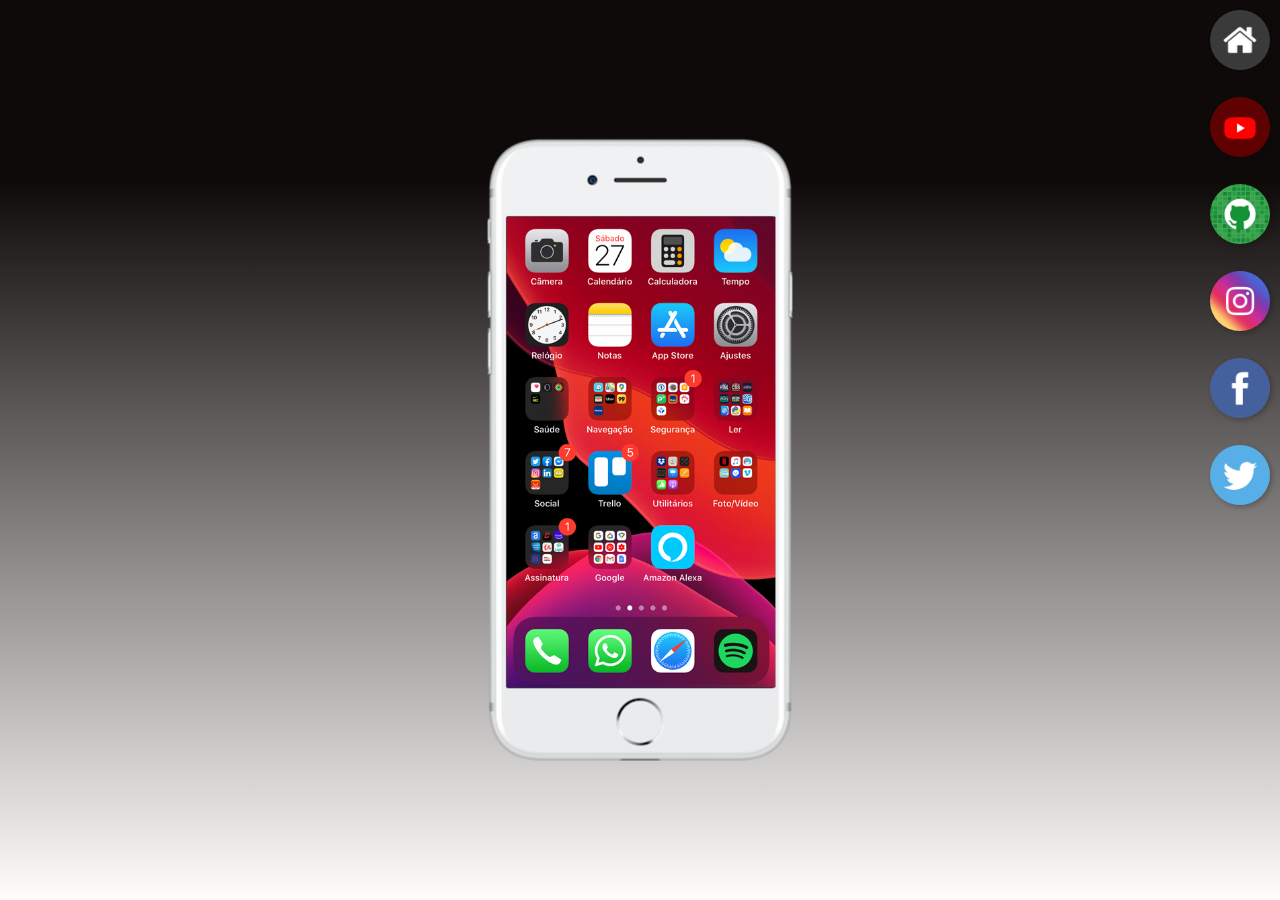
<file: index.html>
<!DOCTYPE html>
<html lang="en">
<head>
    <meta charset="UTF-8">
    <meta http-equiv="X-UA-Compatible" content="IE=edge">
    <meta name="viewport" content="width=device-width, initial-scale=1.0">
    <title> Portfólio </title>
    <link rel="shortcut icon" href="imagens/favicon.ico" type="image/x-icon">
    <link rel="stylesheet" href="style.css">
</head>
<body>
    <main>
        <section id="celular">
            <iframe src="home.html" name="tela" id="tela" frameborder="0">
                <p>SEU NAVEGADOR NÃO É COMPATÍVL COM IFRAMES! </p>
            </iframe>
        </section>

        <section id="redes-sociais">

            <a href="home.html" target="tela">
                <img src="imagens/logo-home.jpg" alt="Home">
            </a> <br>
            <a href="youtube.html" target="tela">
                <img src="imagens/logo-youtube.jpg" alt="logo-Youtube">

            </a> <br>
            <a href="github.html" target="tela">
                <img src="imagens/logo-github.jpg" alt="logo-Github">

            </a> <br>
            <a href="instagram.html" target="tela">
                <img src="imagens/logo-instagram.jpg" alt="logo-instagram">

            </a> <br>
            <a href="facebook.html" target="tela">
                <img src="imagens/logo-facebook.jpg" alt="logo-facebook">

            </a> <br>
            <a href="twitter.html" target="tela">
                <img src="imagens/logo-twitter.jpg" alt="logo-twitter">
            </a> <br>
        </section>
    </main>
</body>
</html>
</file>
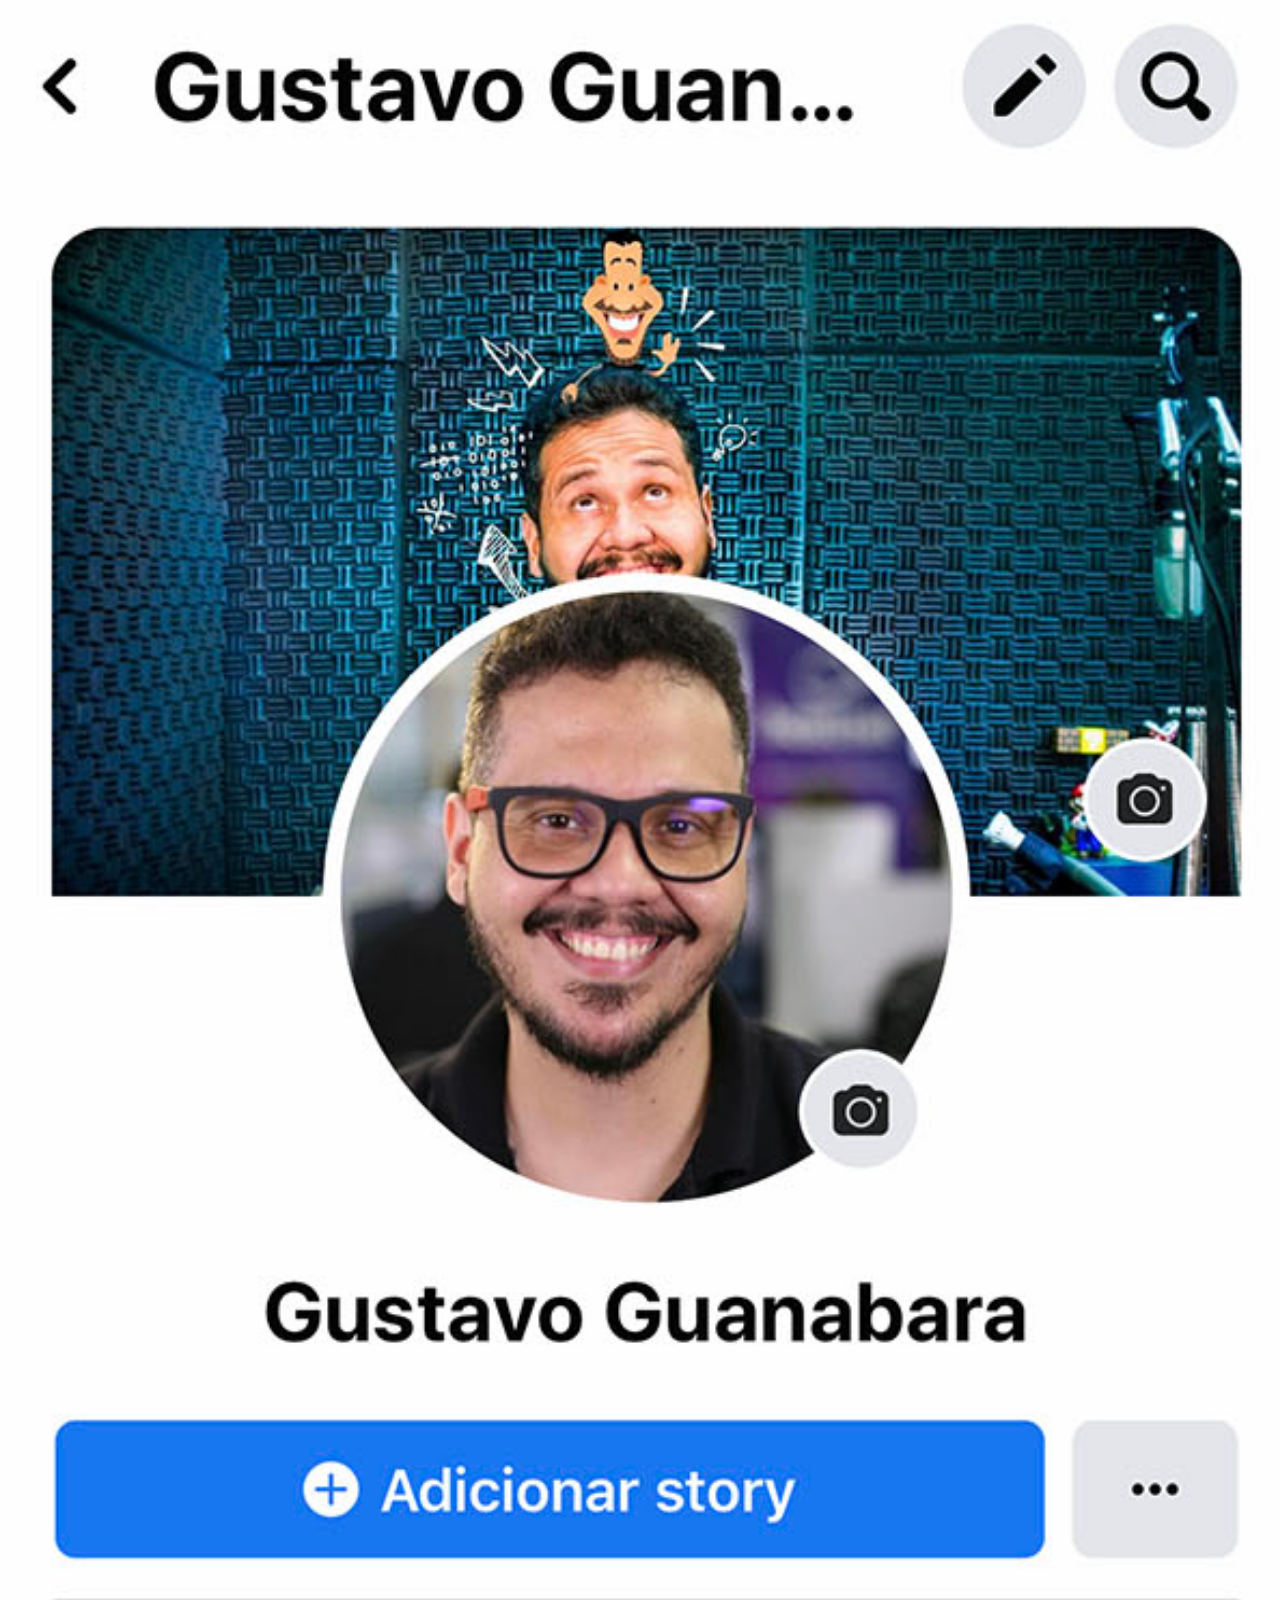
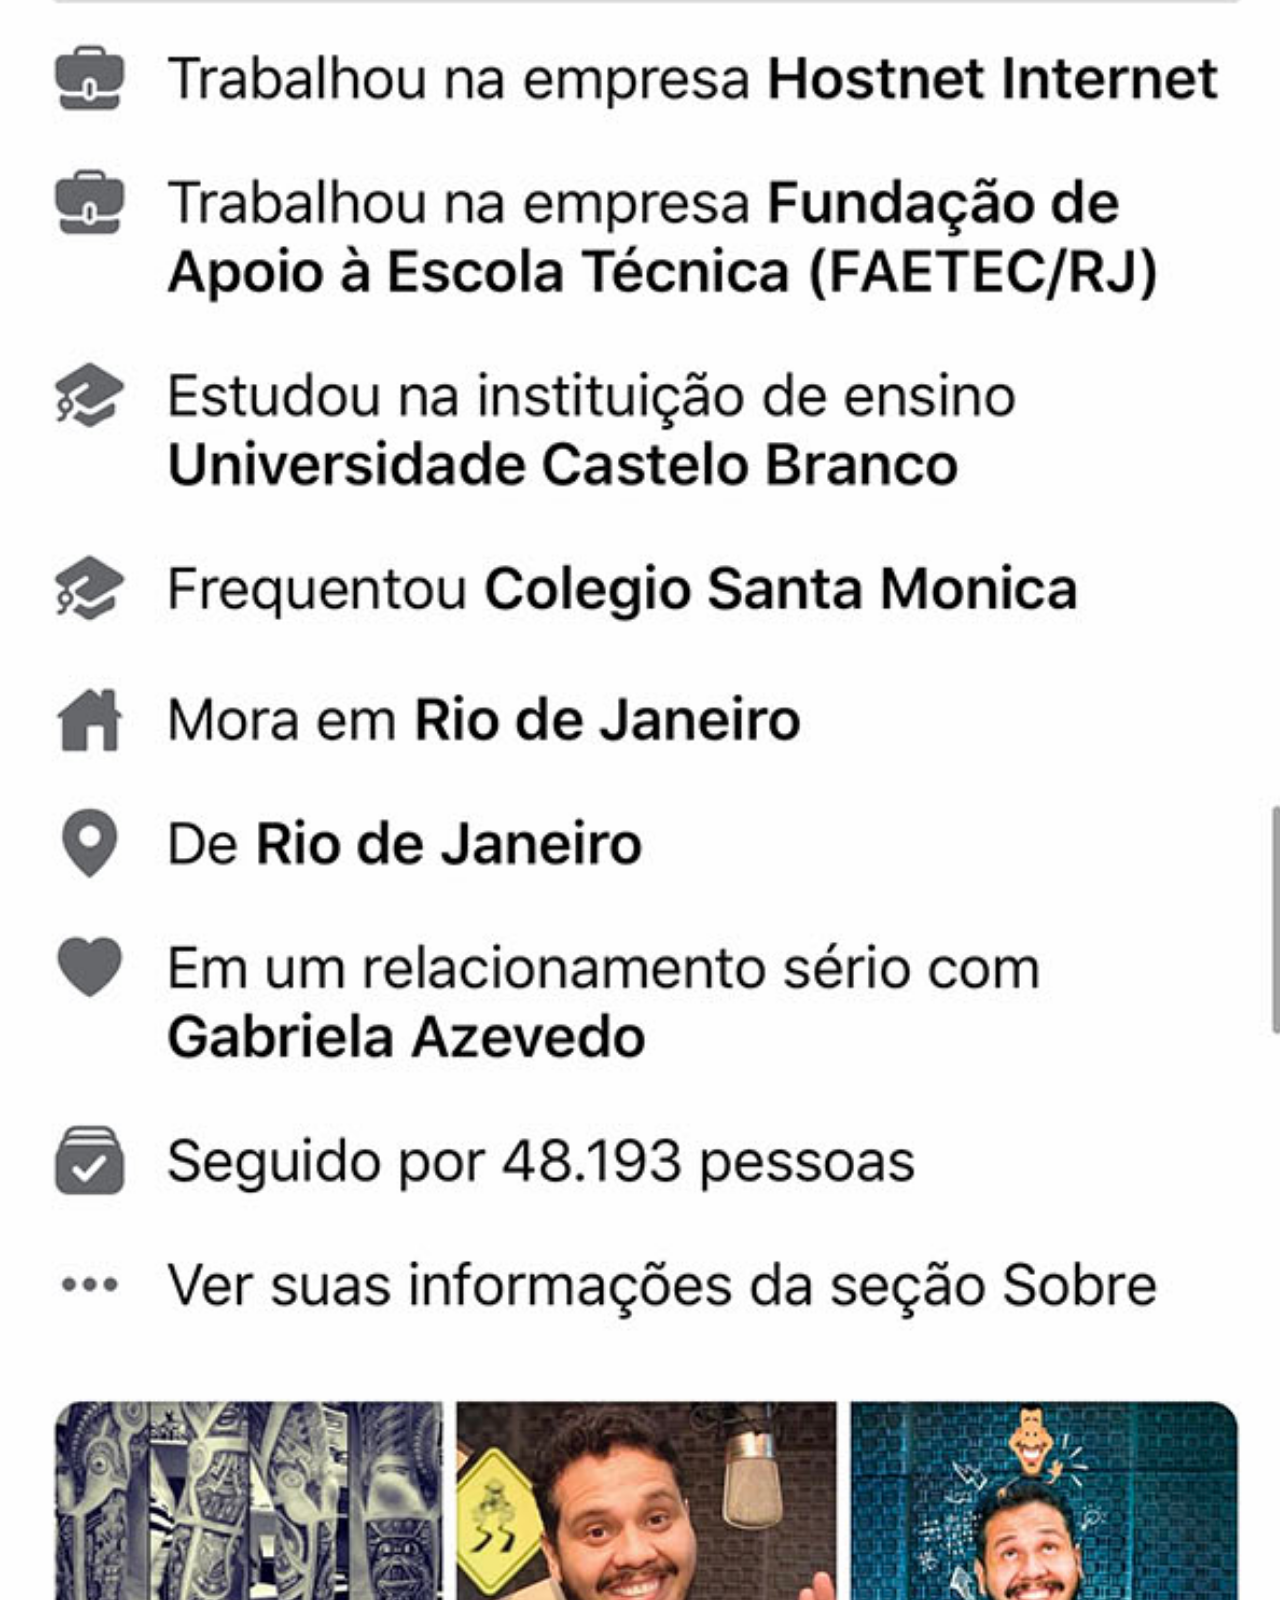
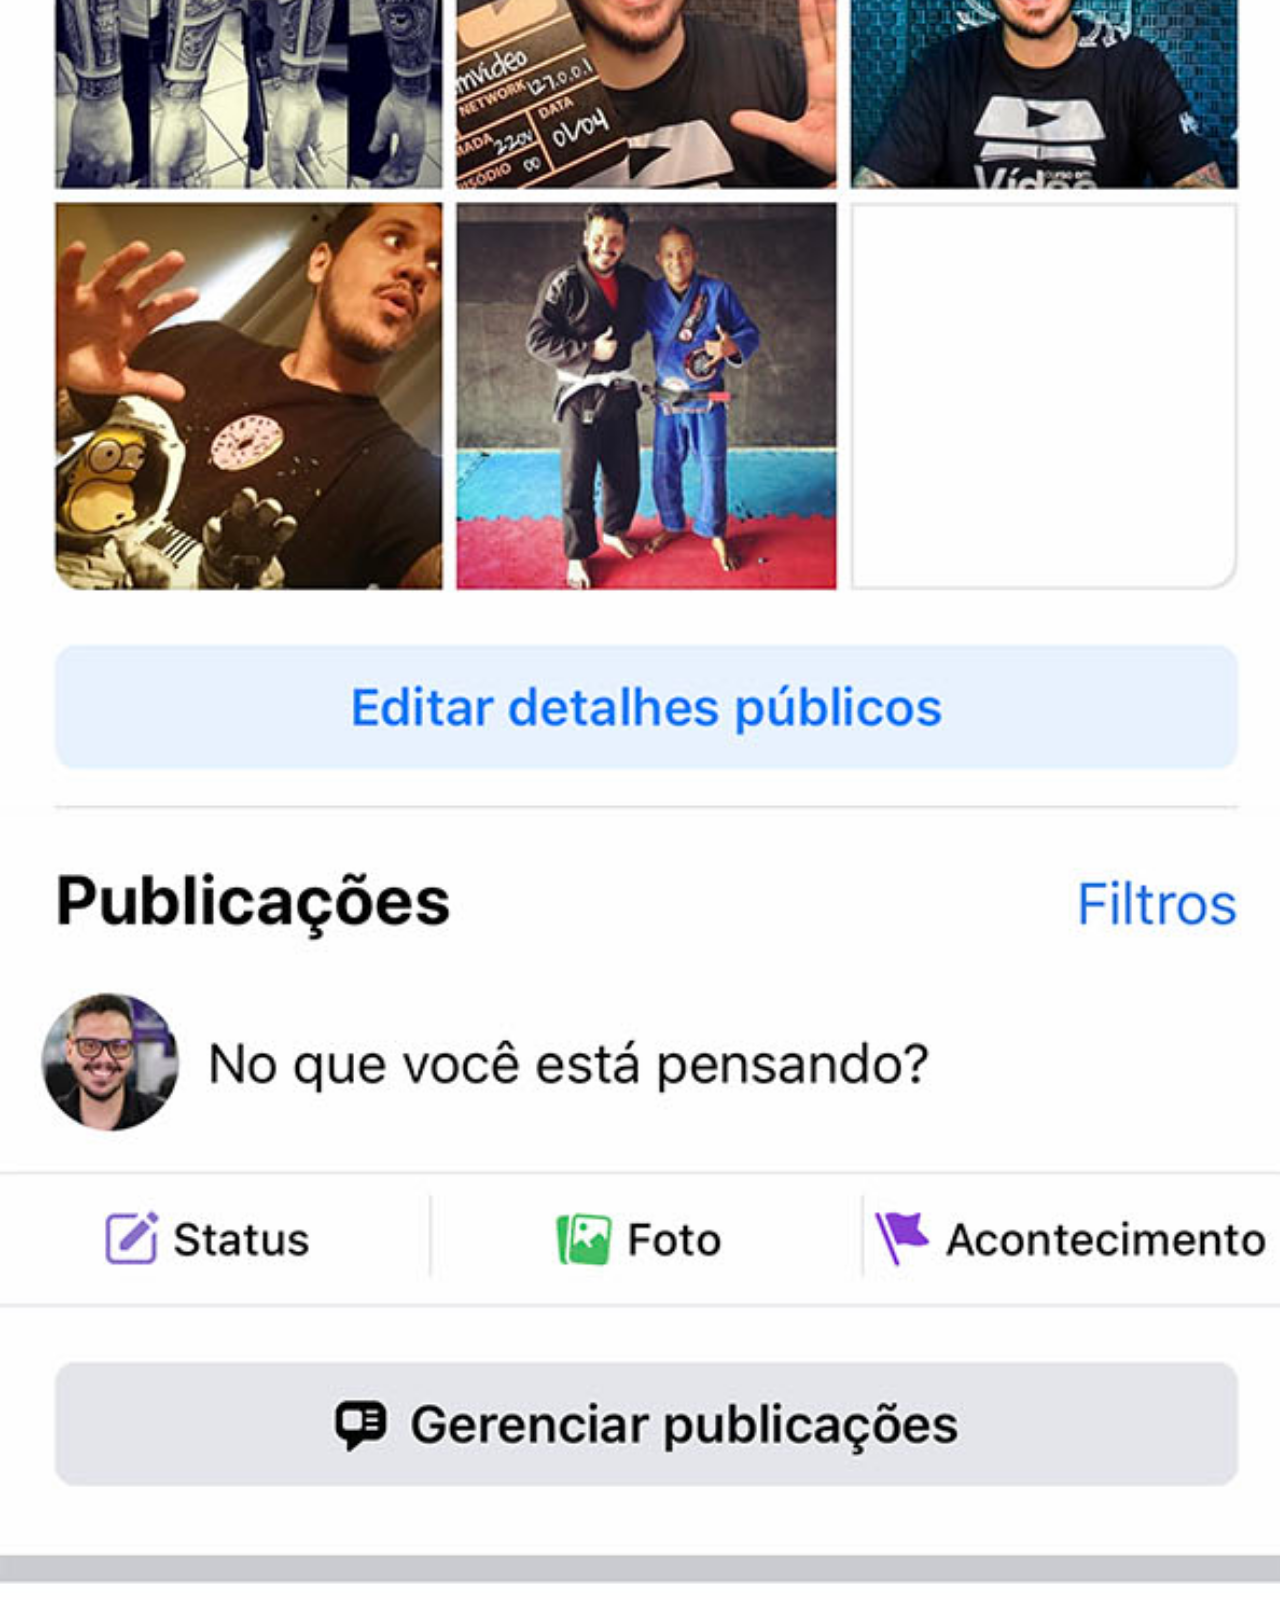
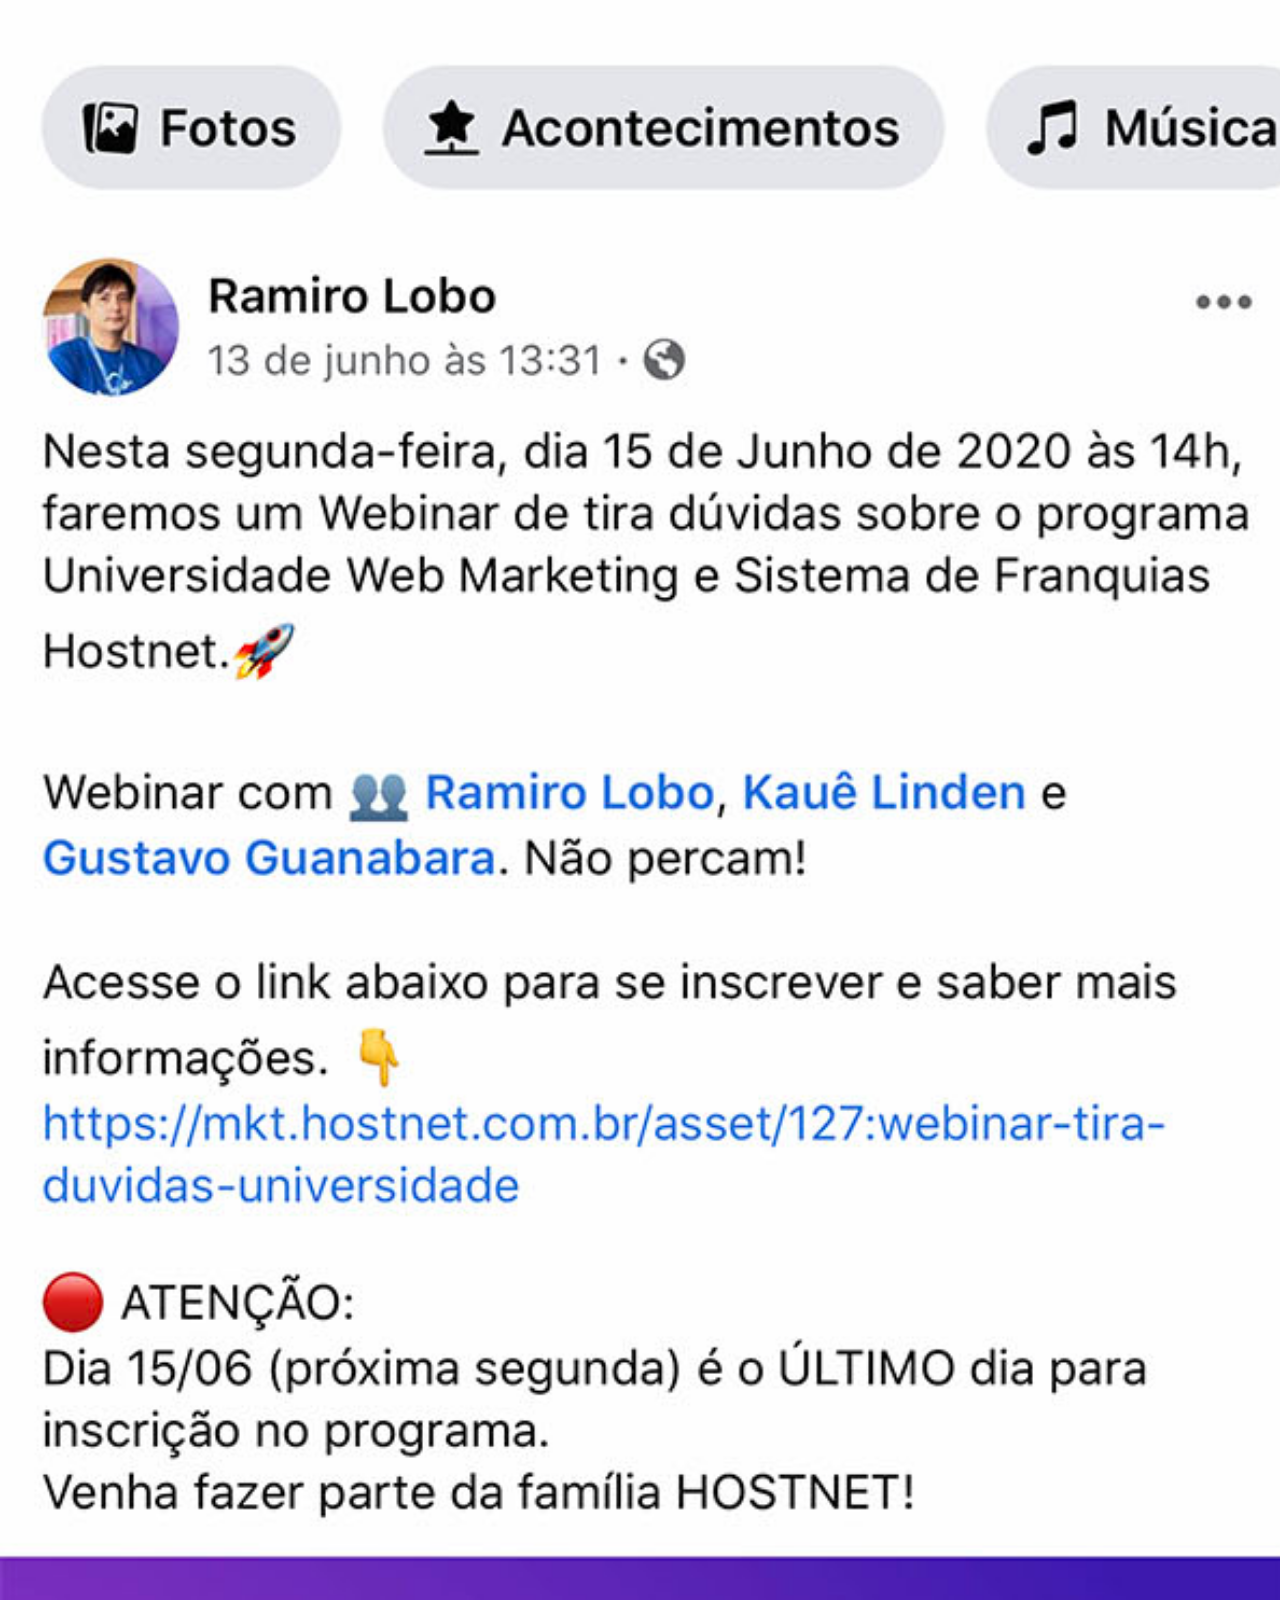
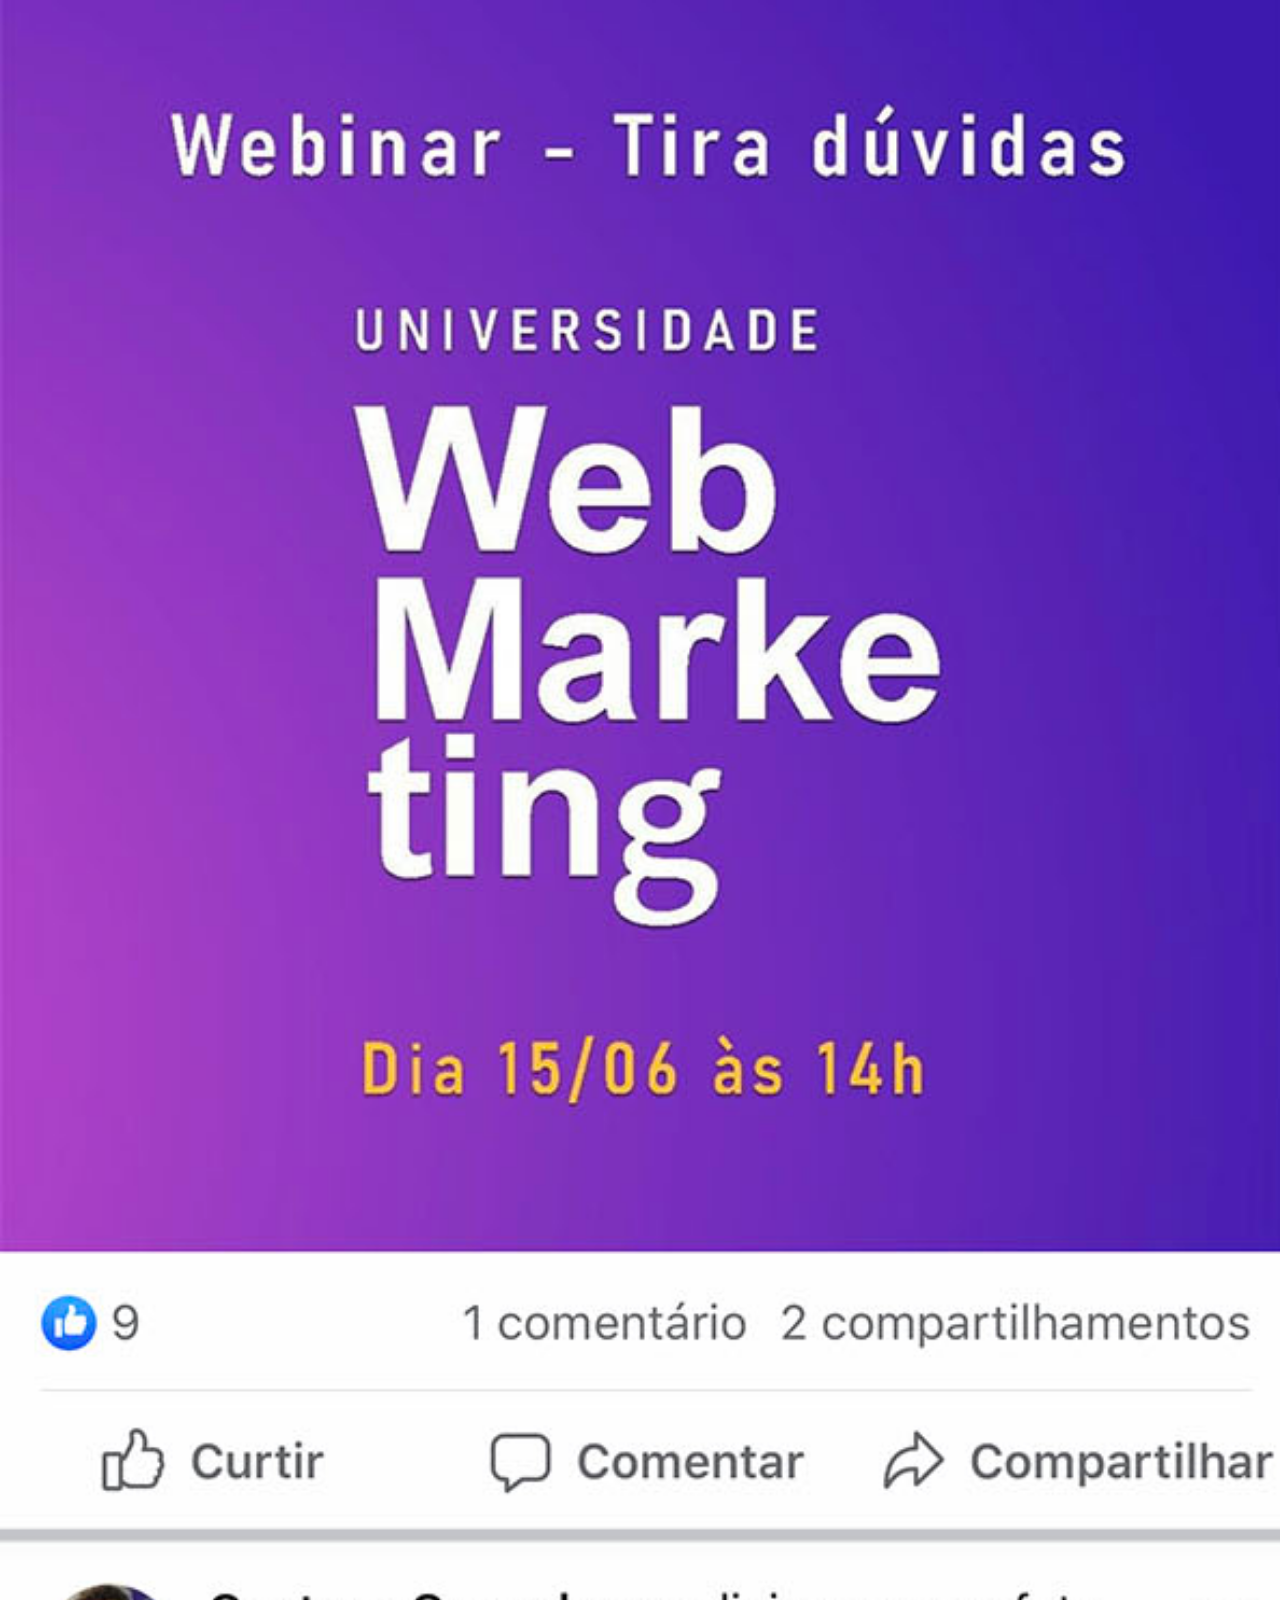
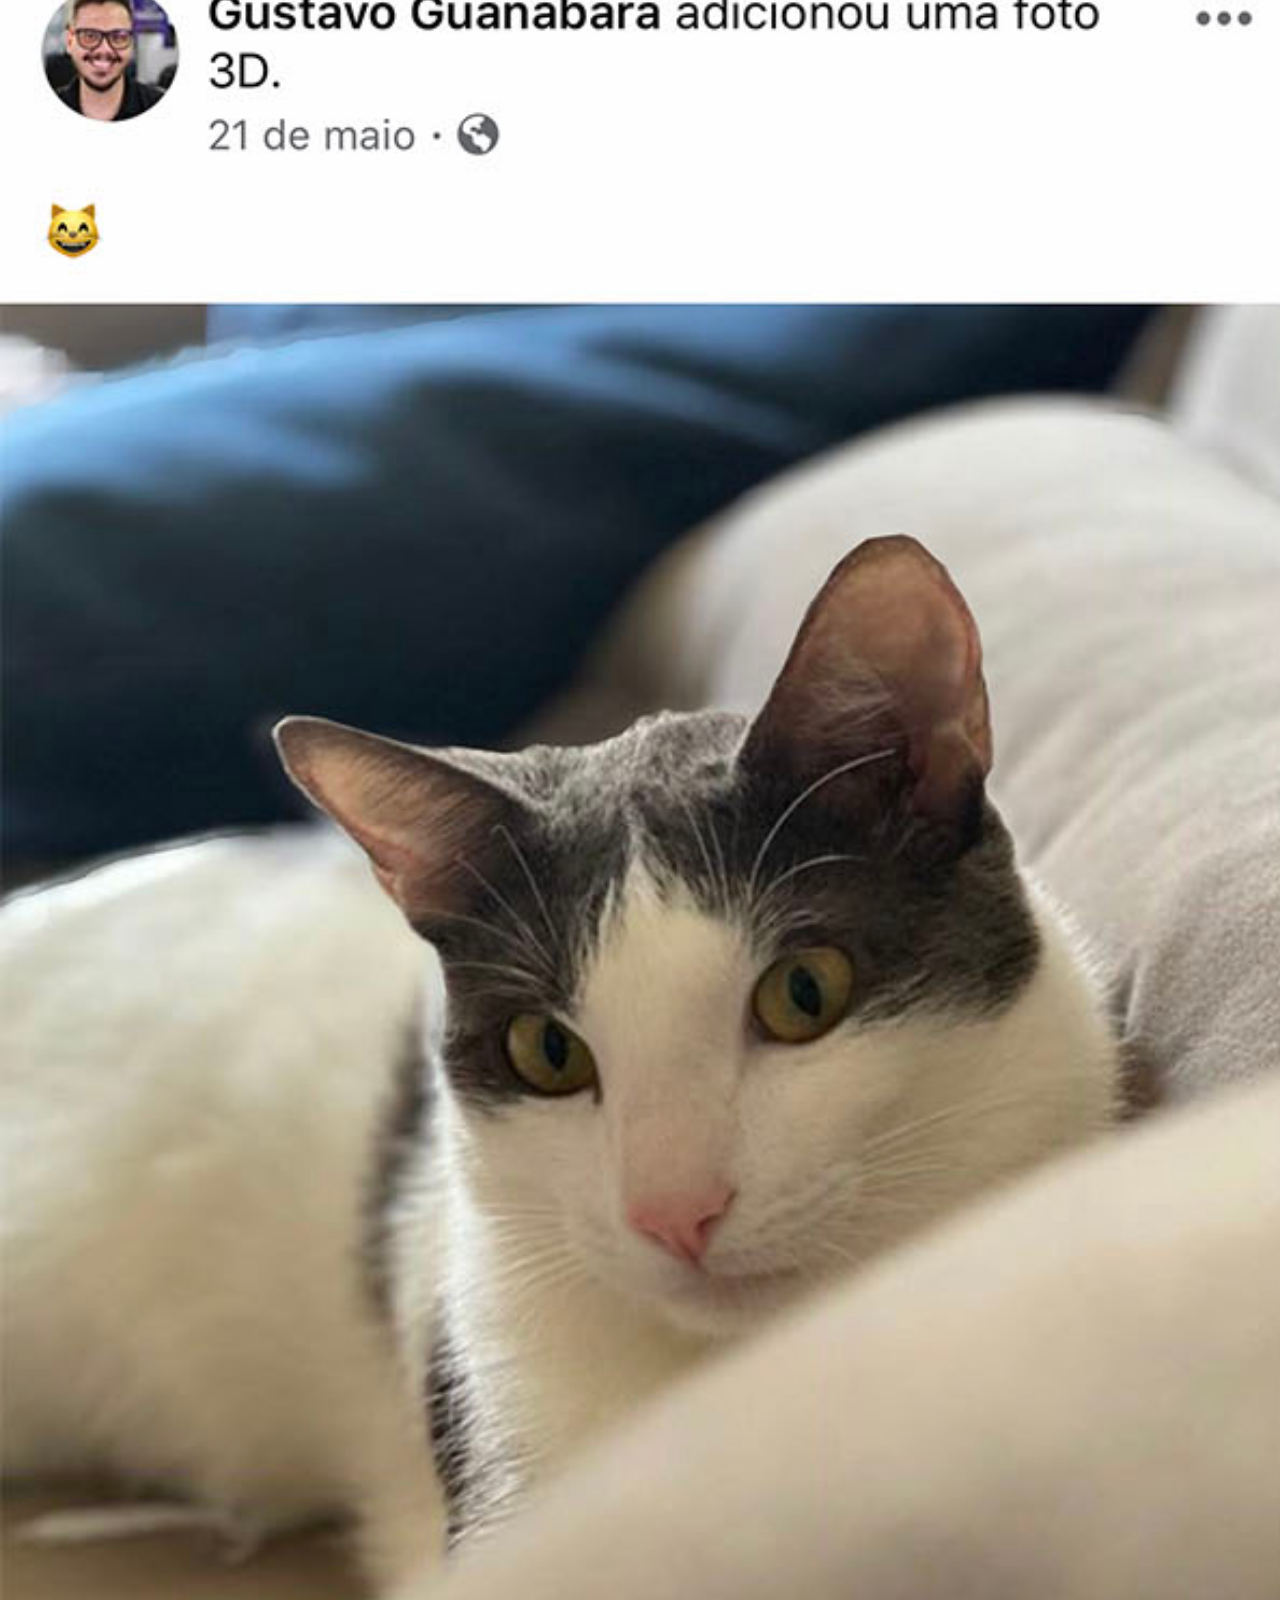
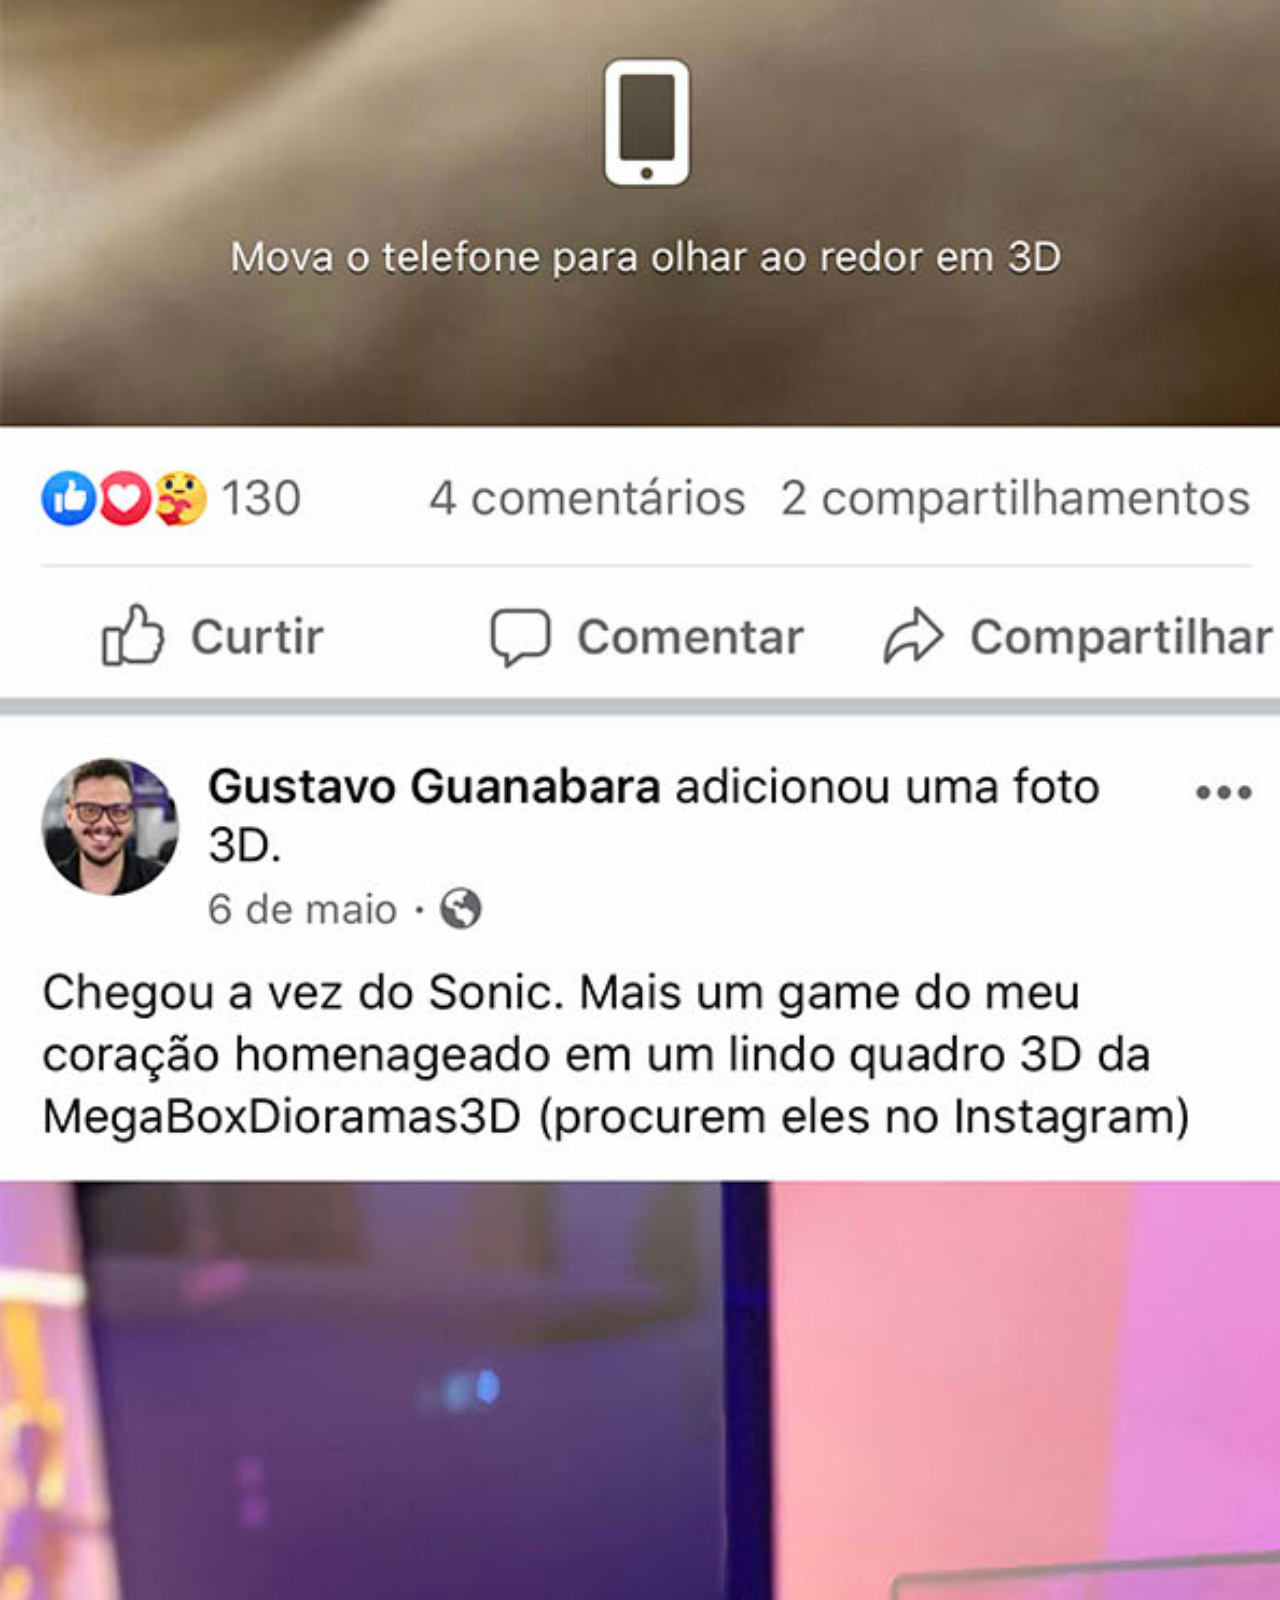
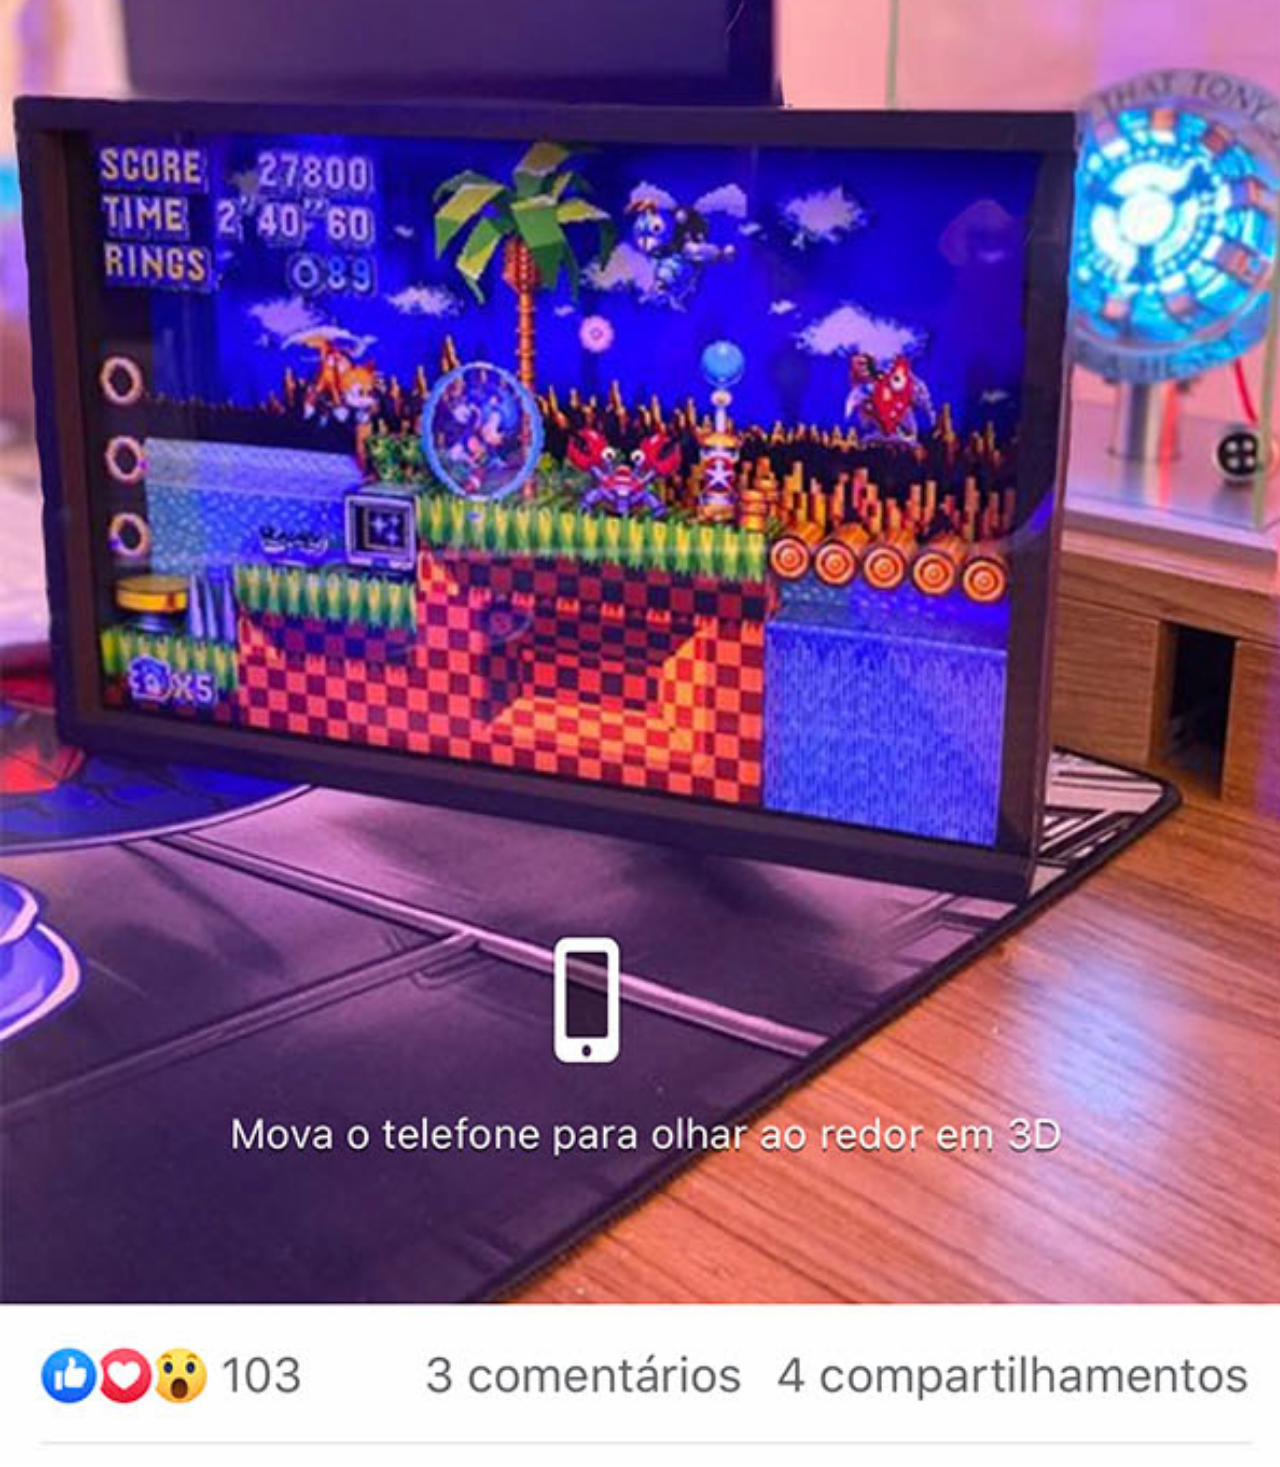
<file: facebook.html>
<!DOCTYPE html>
<html lang="en">
<head>
    <meta charset="UTF-8">
    <meta http-equiv="X-UA-Compatible" content="IE=edge">
    <meta name="viewport" content="width=device-width, initial-scale=1.0">
    <title>Document</title>
    <link rel="stylesheet" href="social.css">
</head>
<body>
    <img src="imagens/tela-facebook.jpg" alt="Facebook">
    
</body>
</html>
</file>
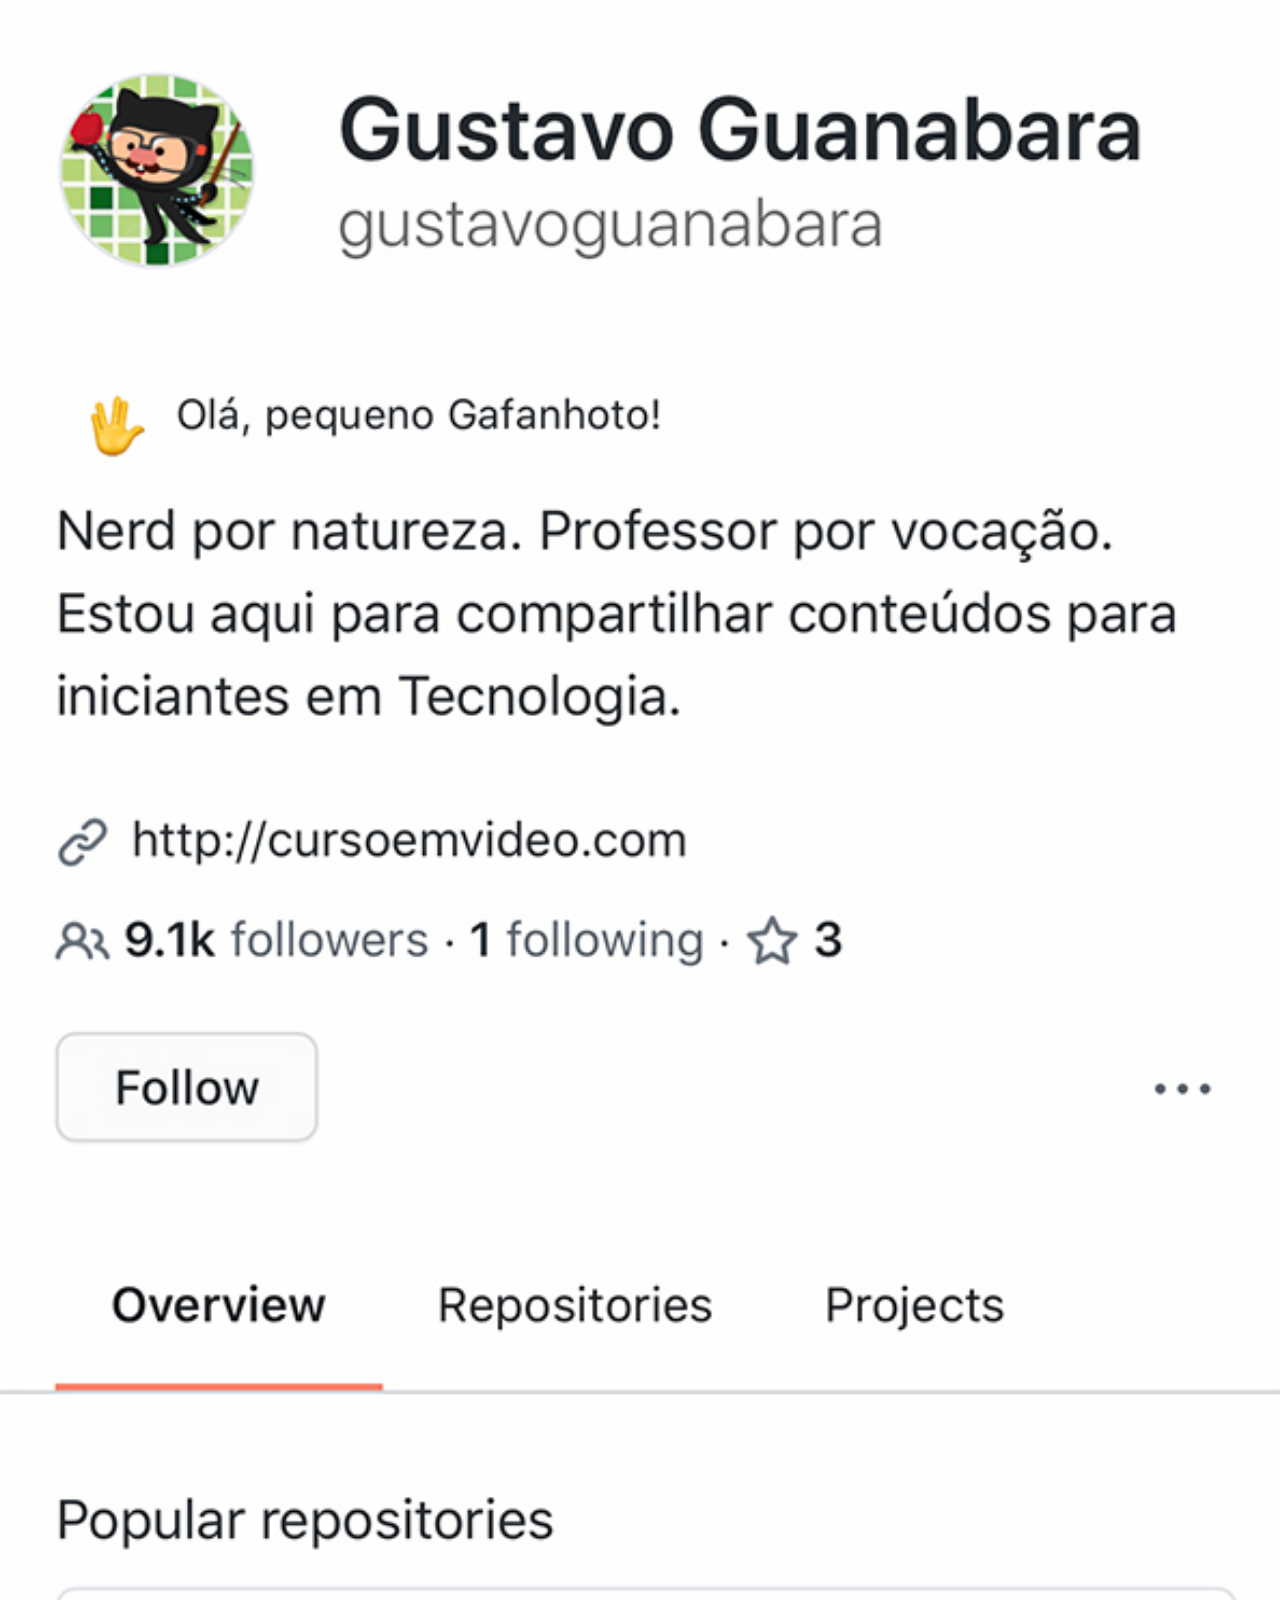
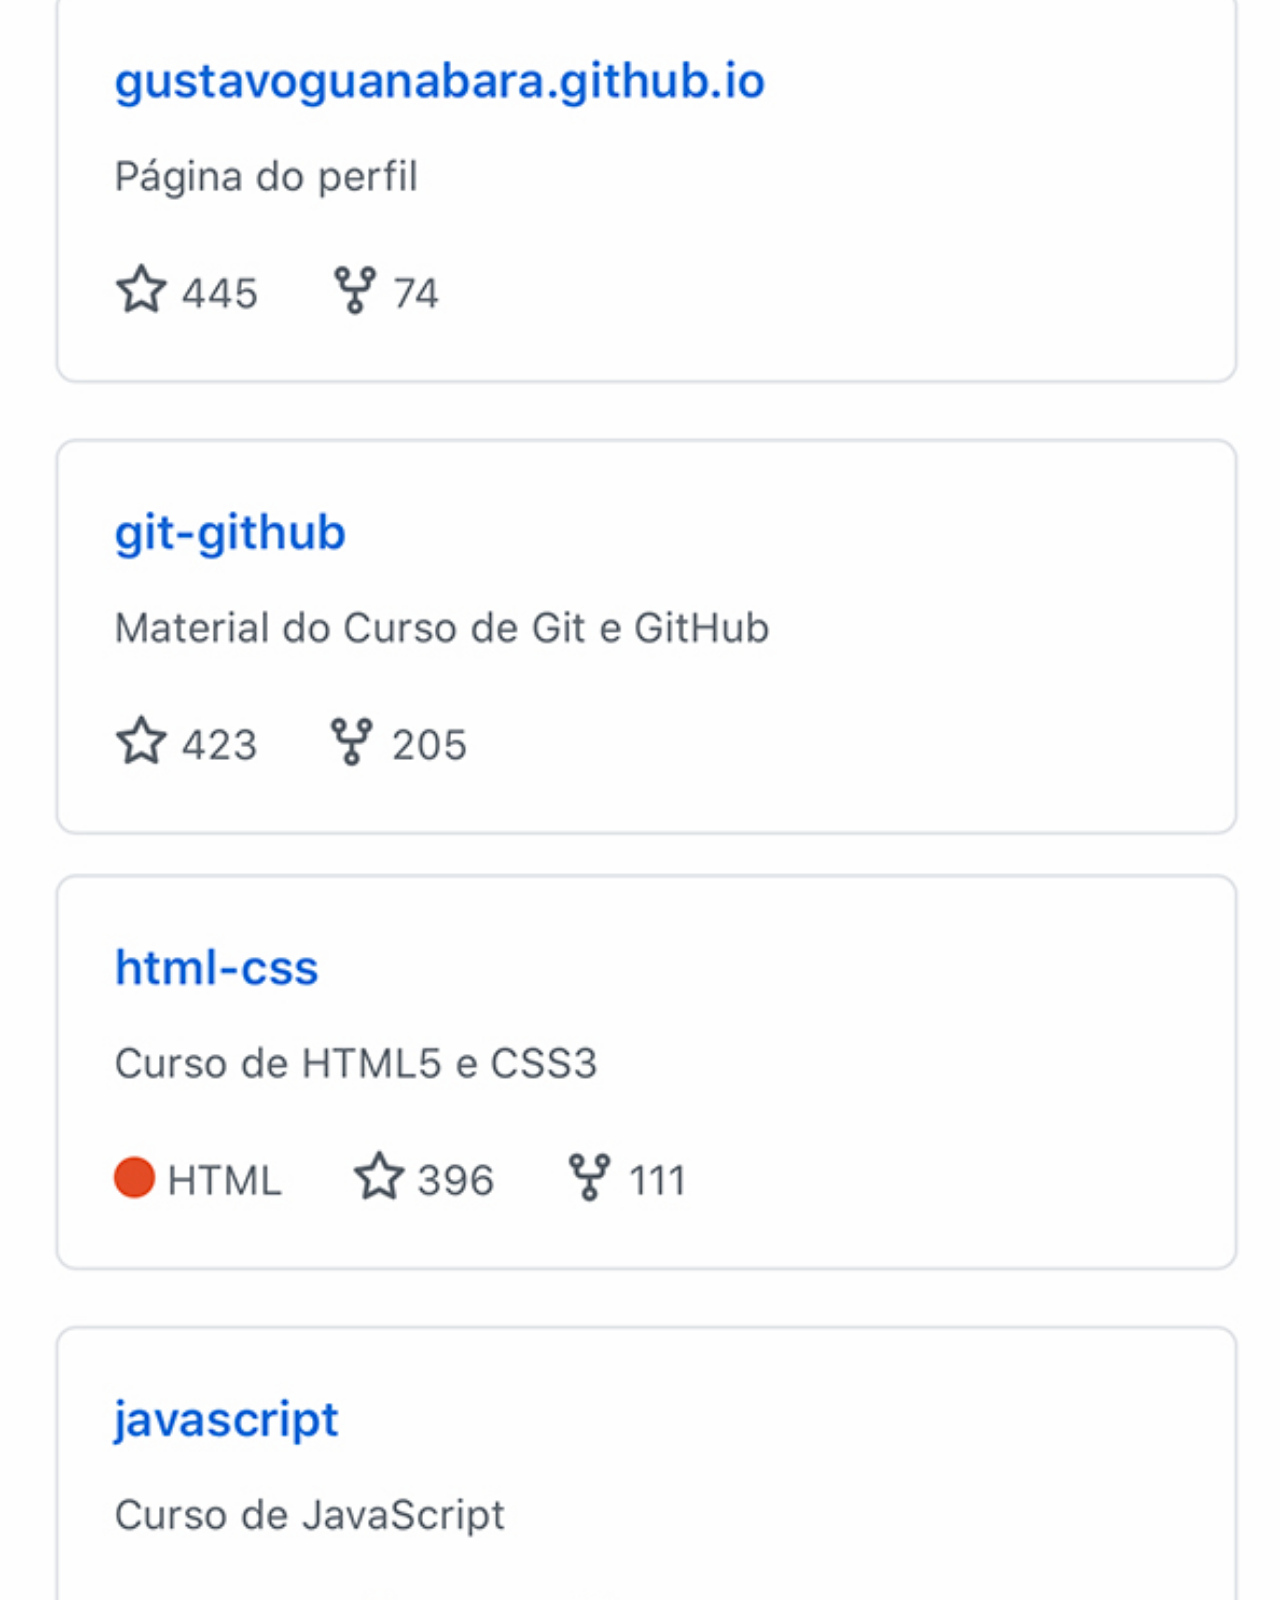
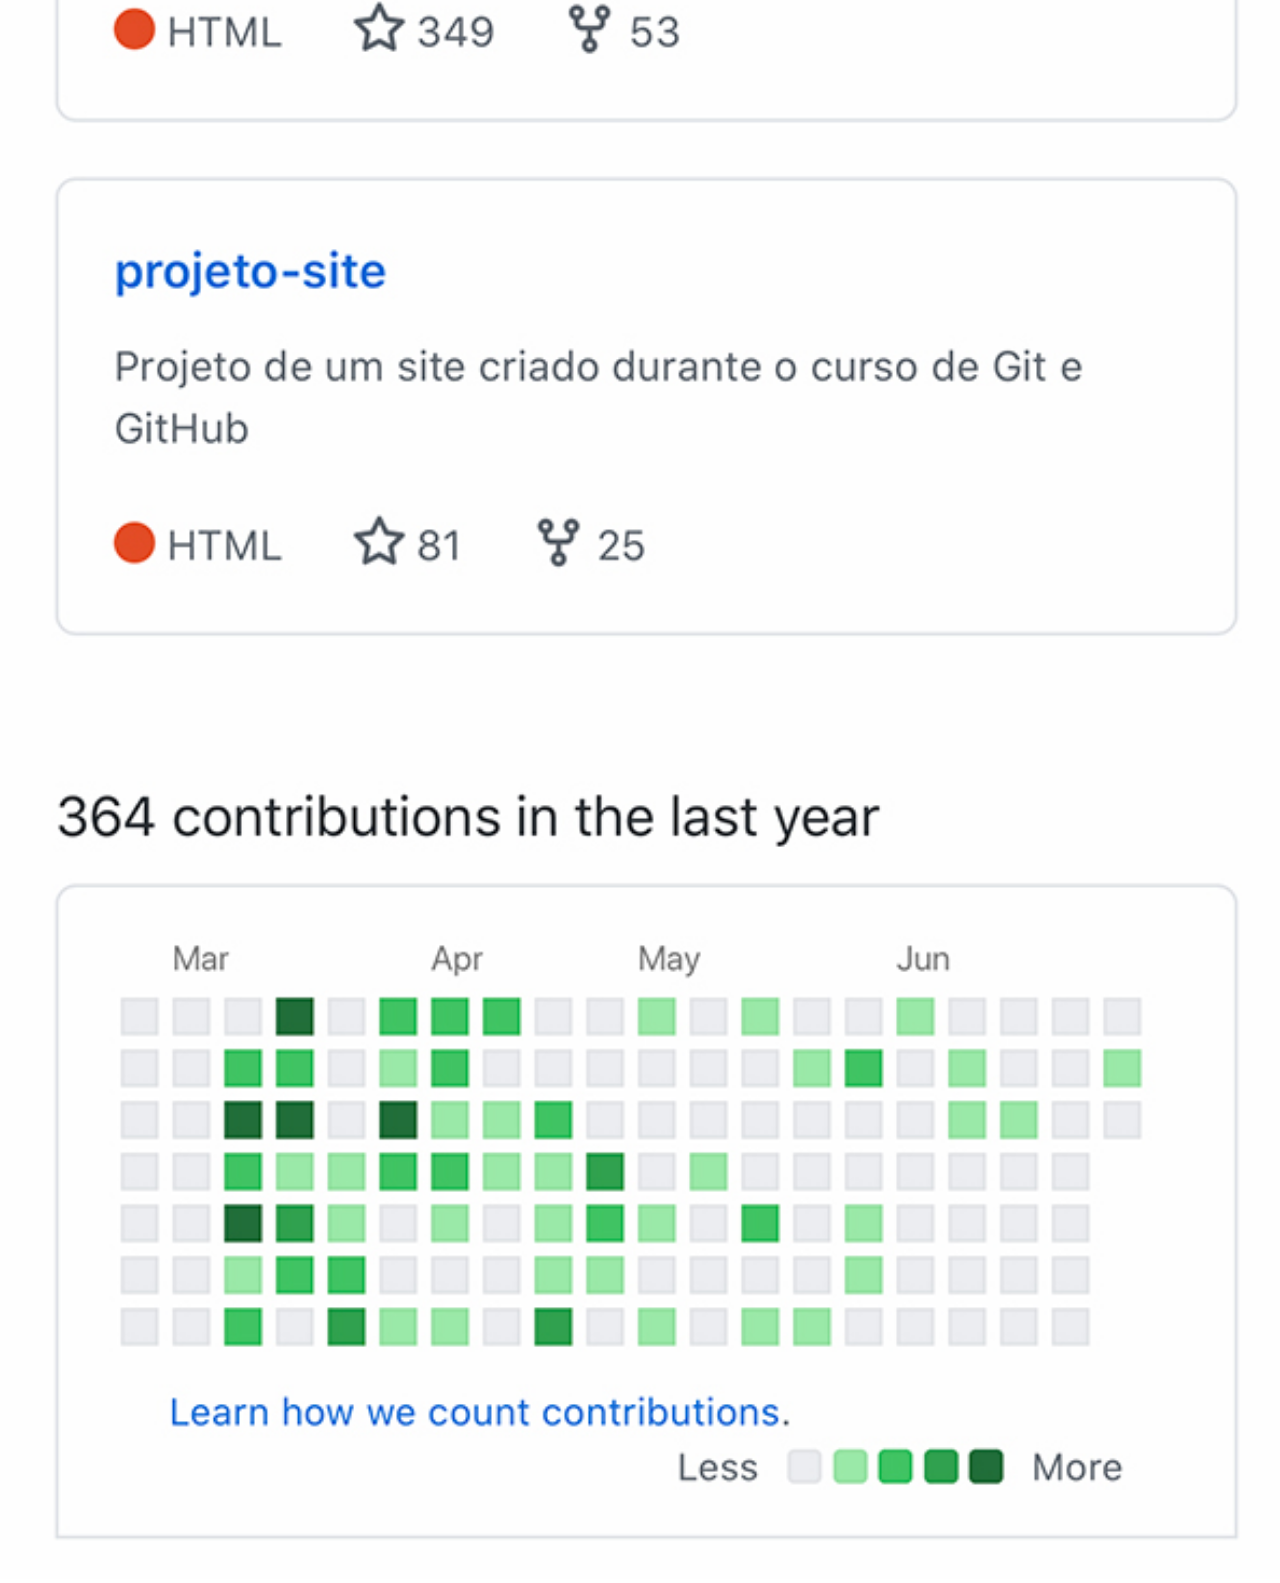
<file: github.html>
<!DOCTYPE html>
<html lang="en">
<head>
    <meta charset="UTF-8">
    <meta http-equiv="X-UA-Compatible" content="IE=edge">
    <meta name="viewport" content="width=device-width, initial-scale=1.0">
    <title>Document</title>
    <link rel="stylesheet" href="social.css">
</head>
<body>
    <img src="imagens/tela-github.jpg" alt="GitHub">
    
</body>
</html>
</file>
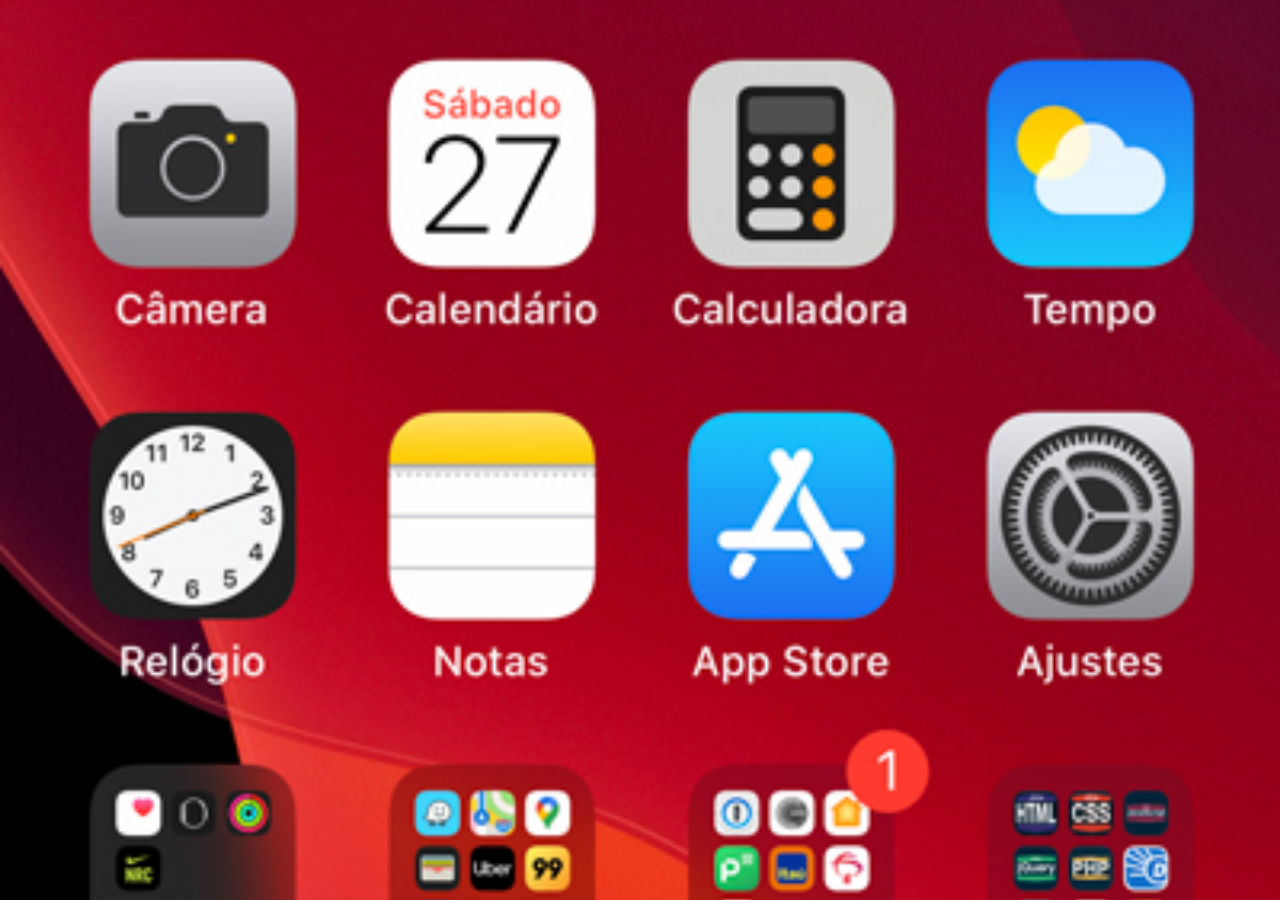
<file: home.html>
<!DOCTYPE html>
<html lang="en">
<head>
    <meta charset="UTF-8">
    <meta http-equiv="X-UA-Compatible" content="IE=edge">
    <meta name="viewport" content="width=device-width, initial-scale=1.0">
    <title>Document</title>
</head>
<style>
    *
    {
        margin: 0px;
        padding: 0px;
    }
    body
    {
        width: 100vw;
        height: 100vh;
        background: black url(imagens/tela-home.jpg) no-repeat top center;
        background-size: cover;
    }
</style>
<body>
    
</body>
</html>
</file>
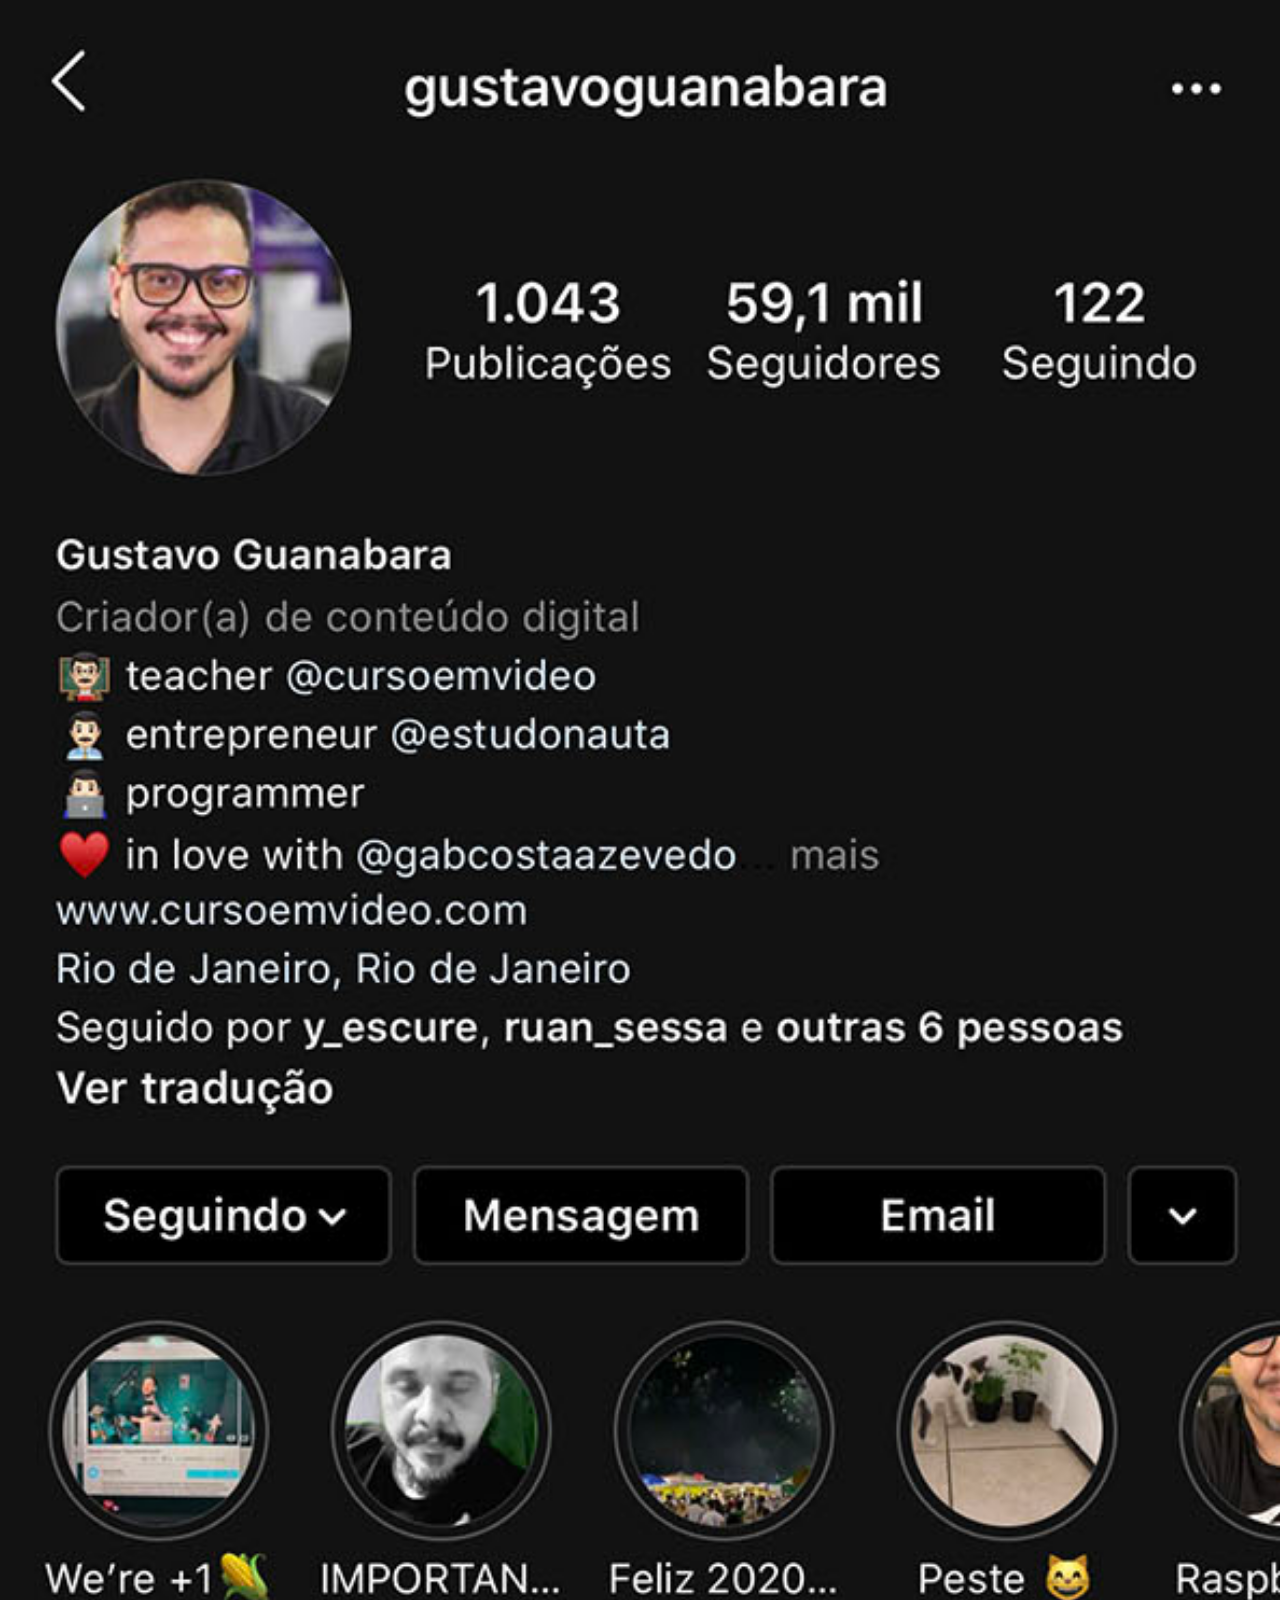
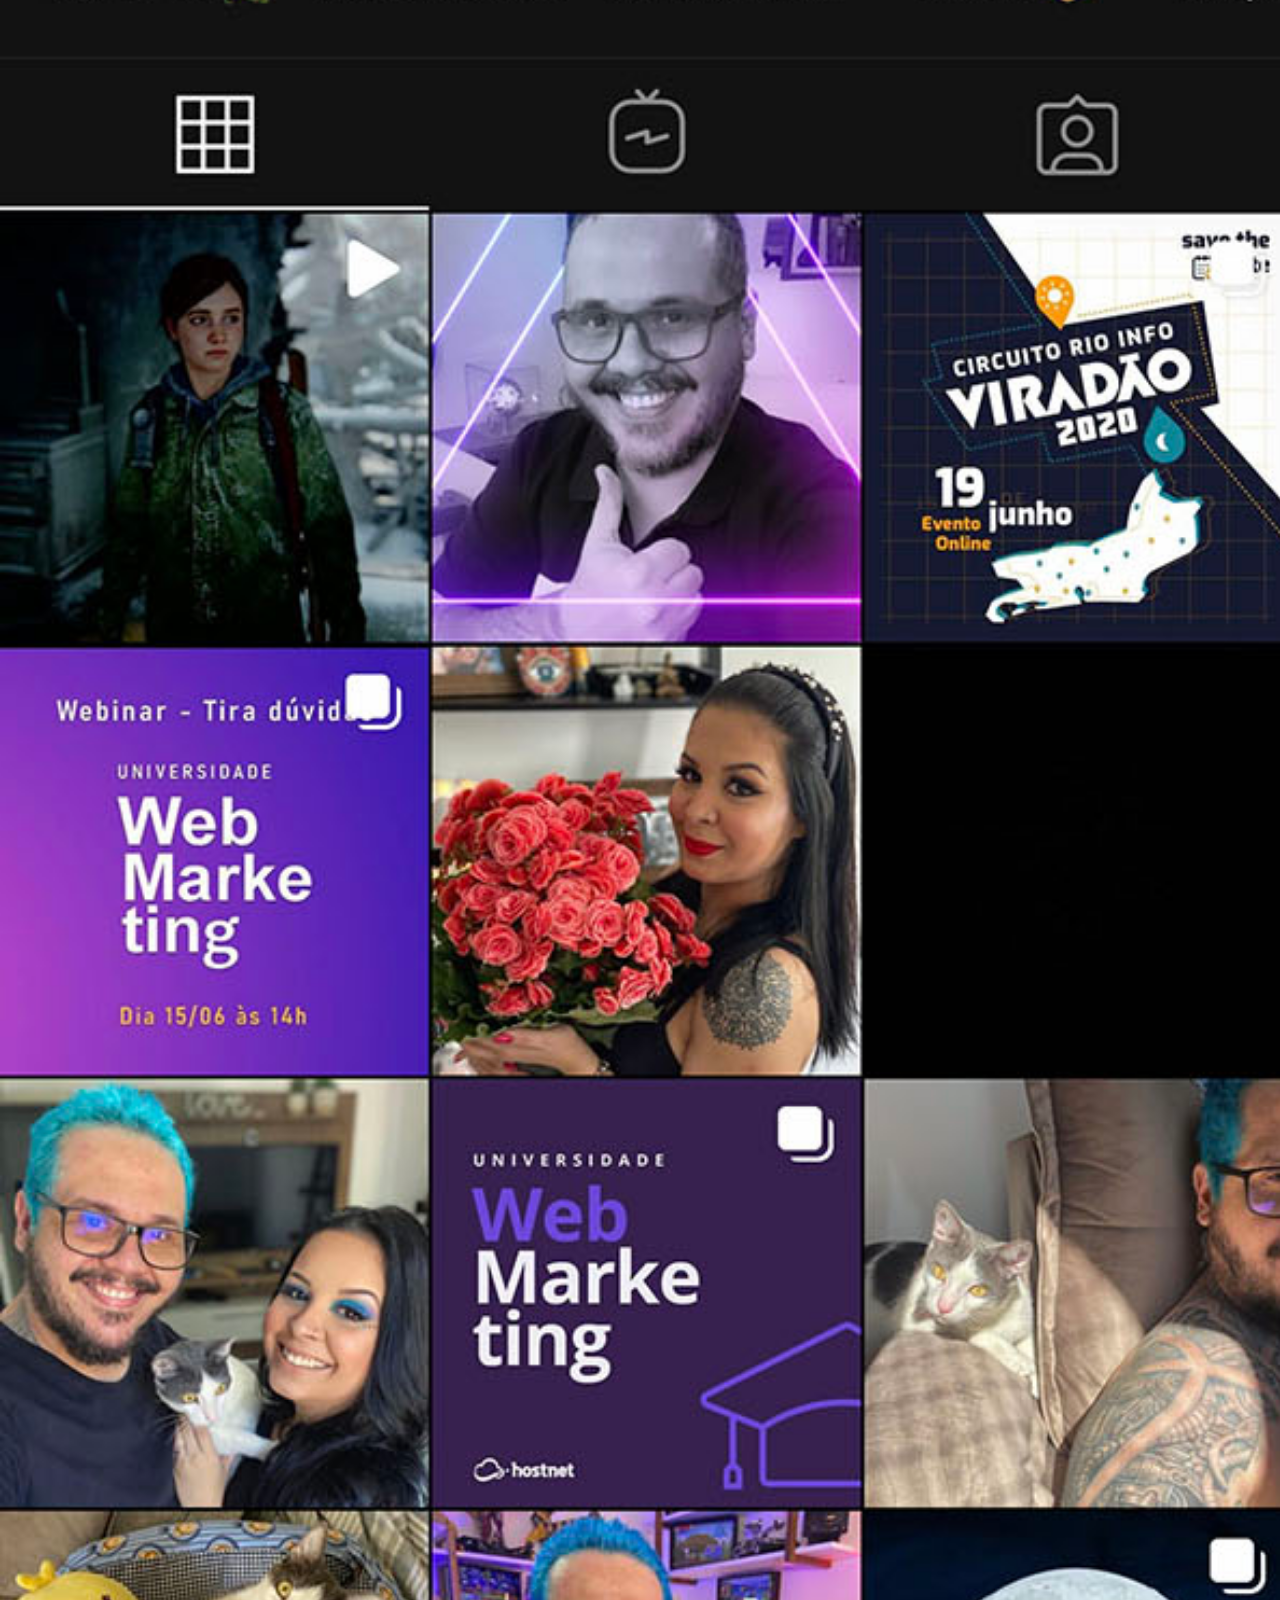
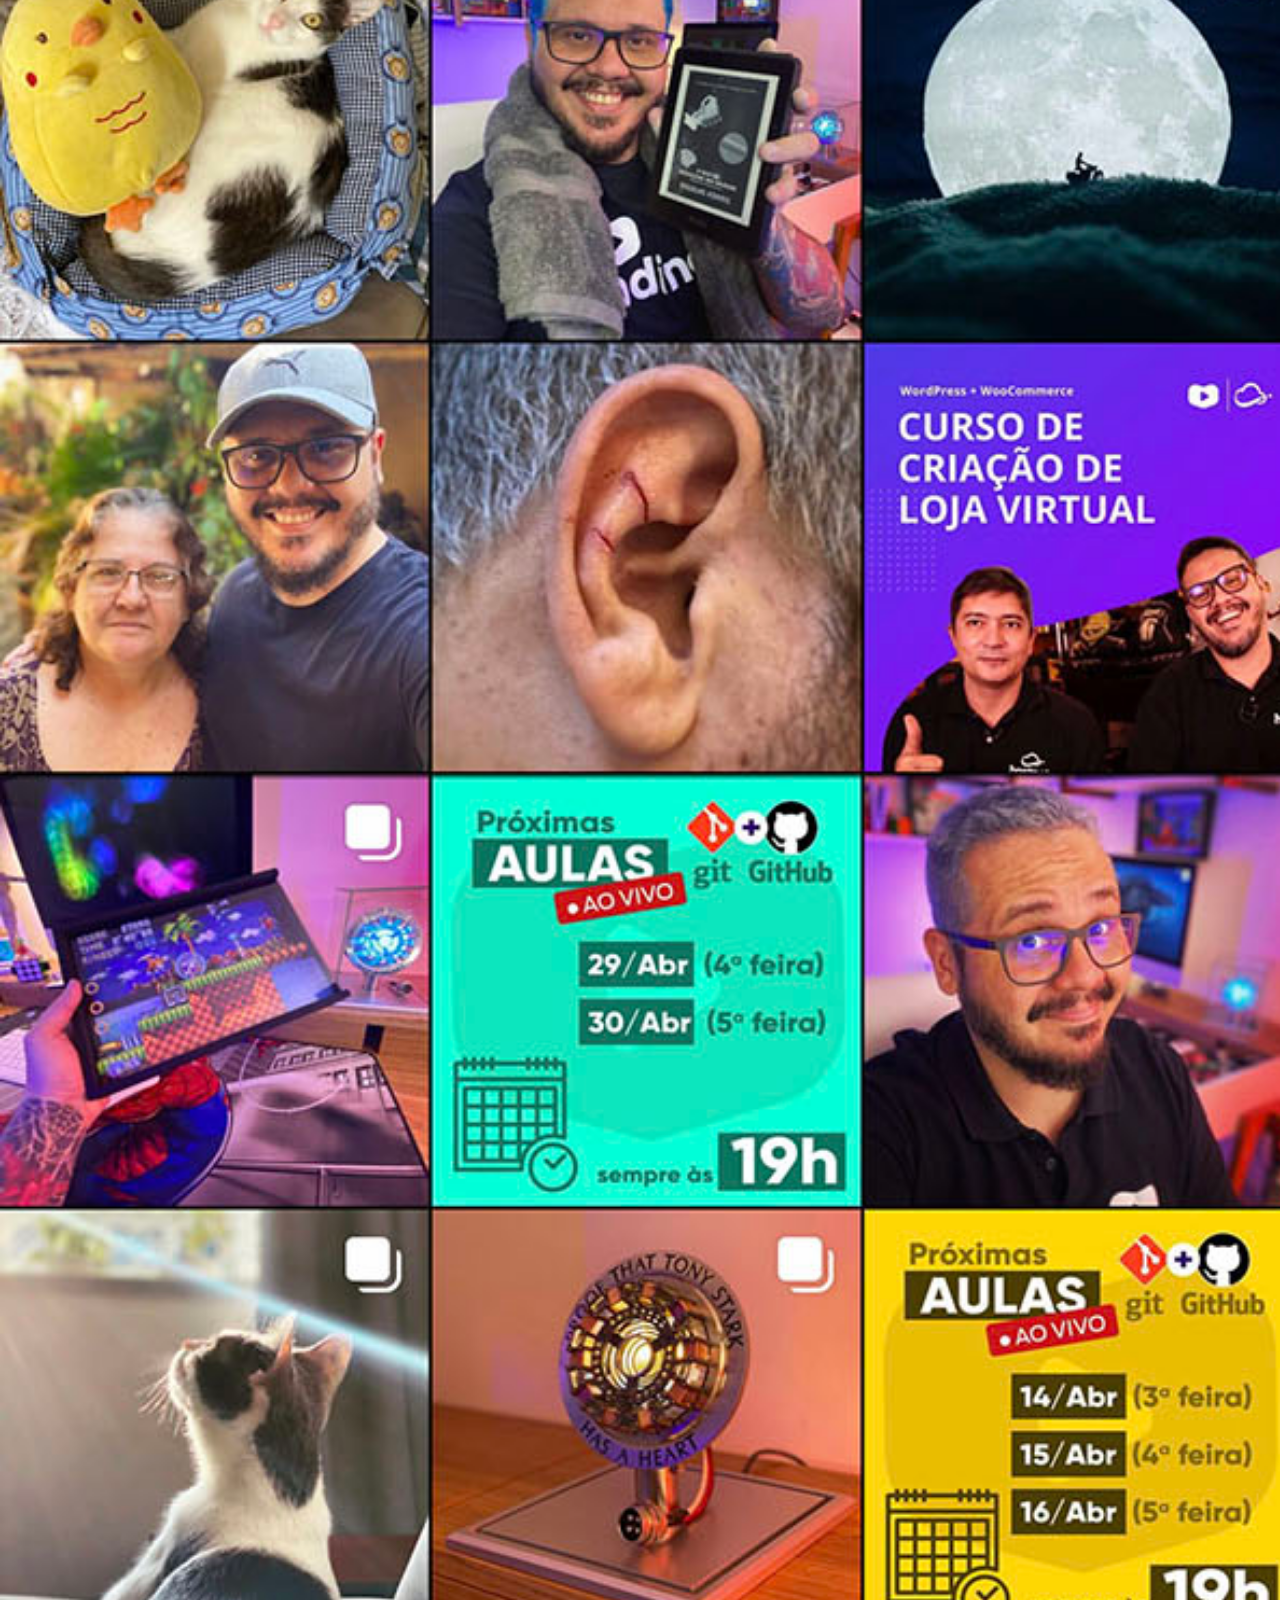
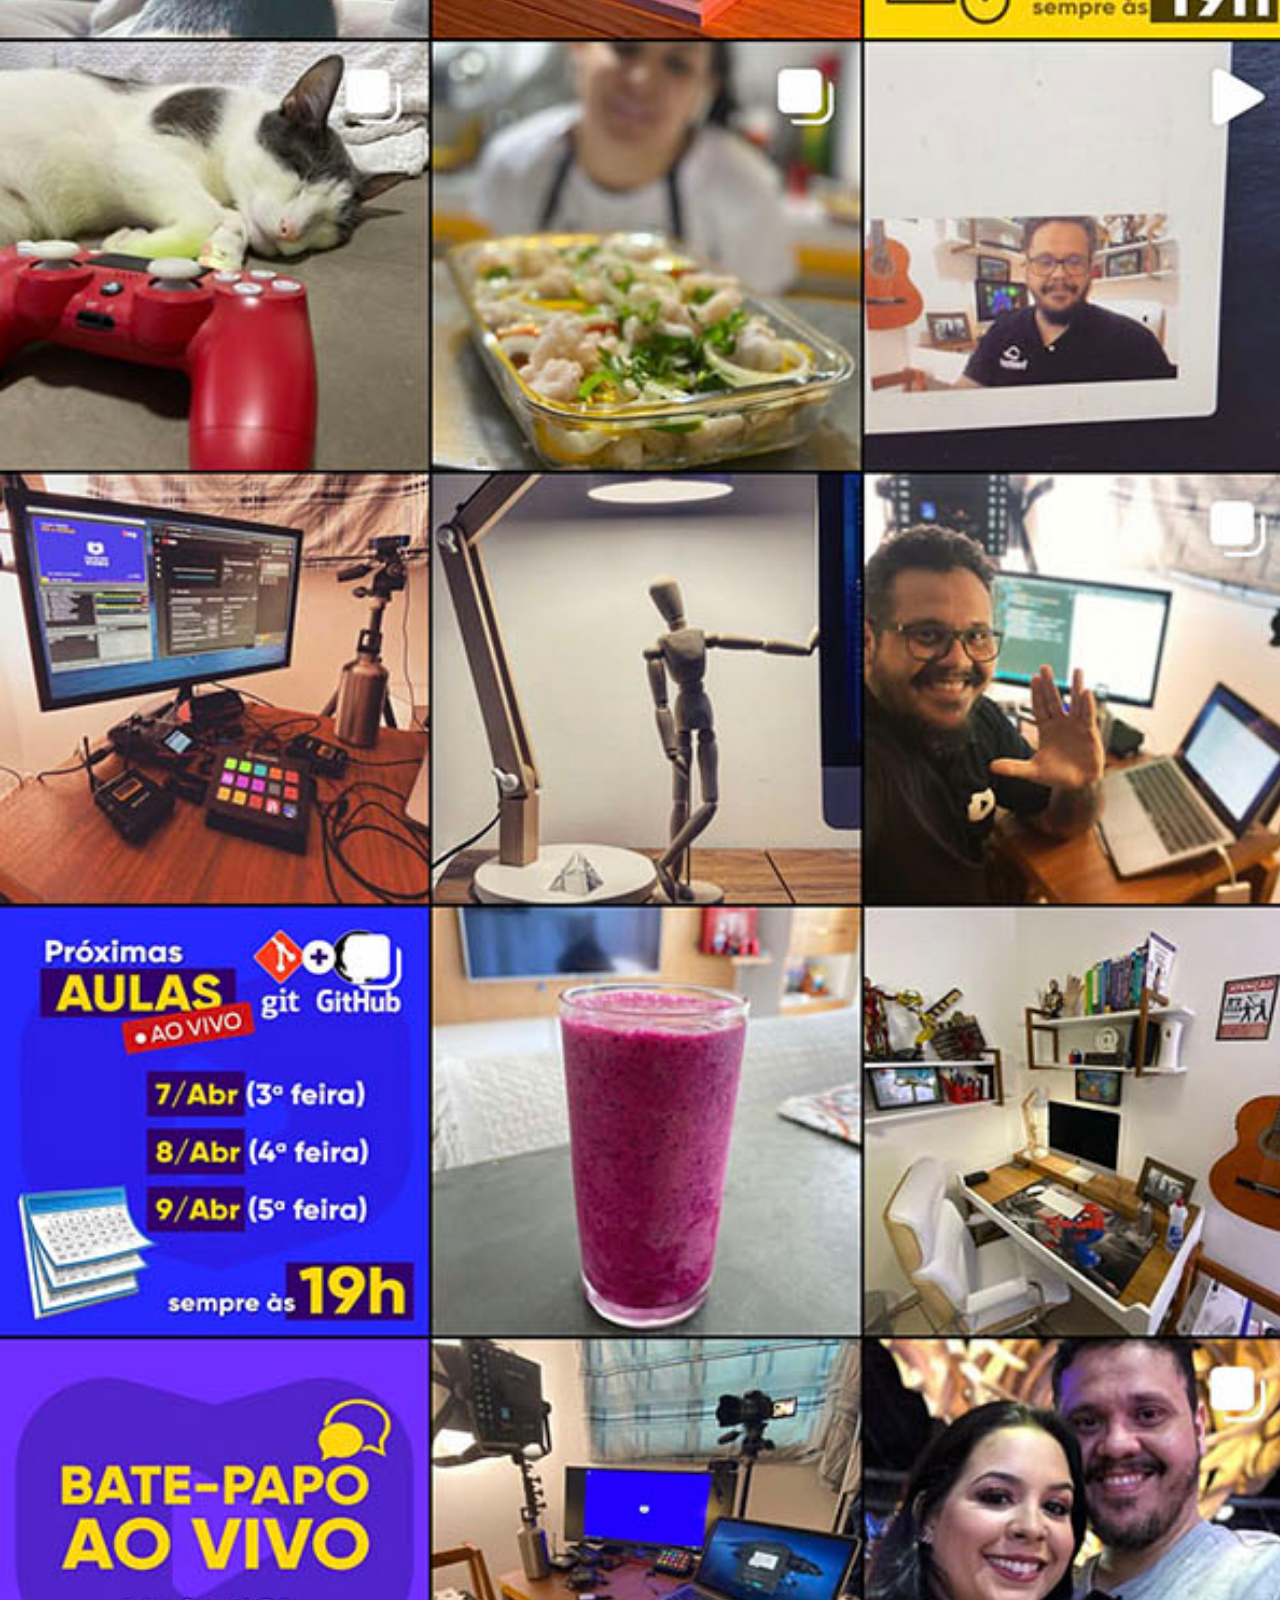
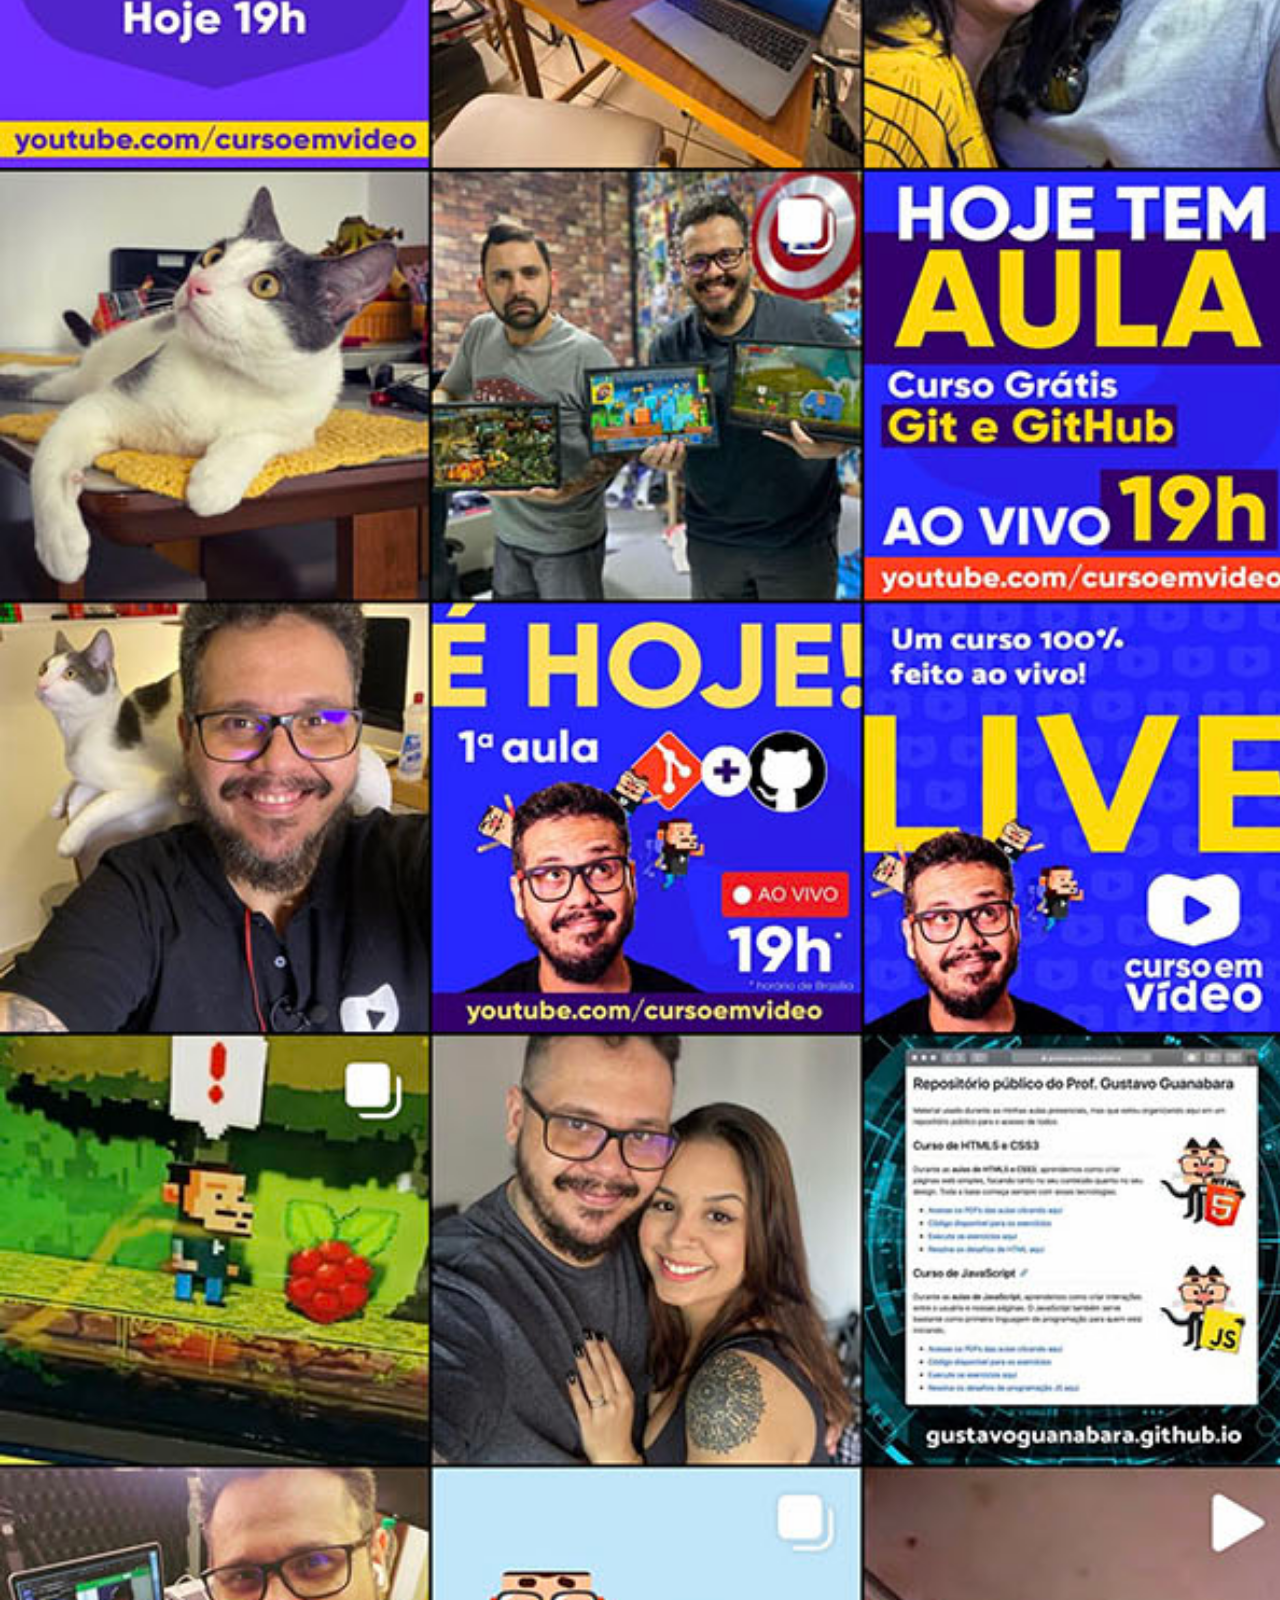
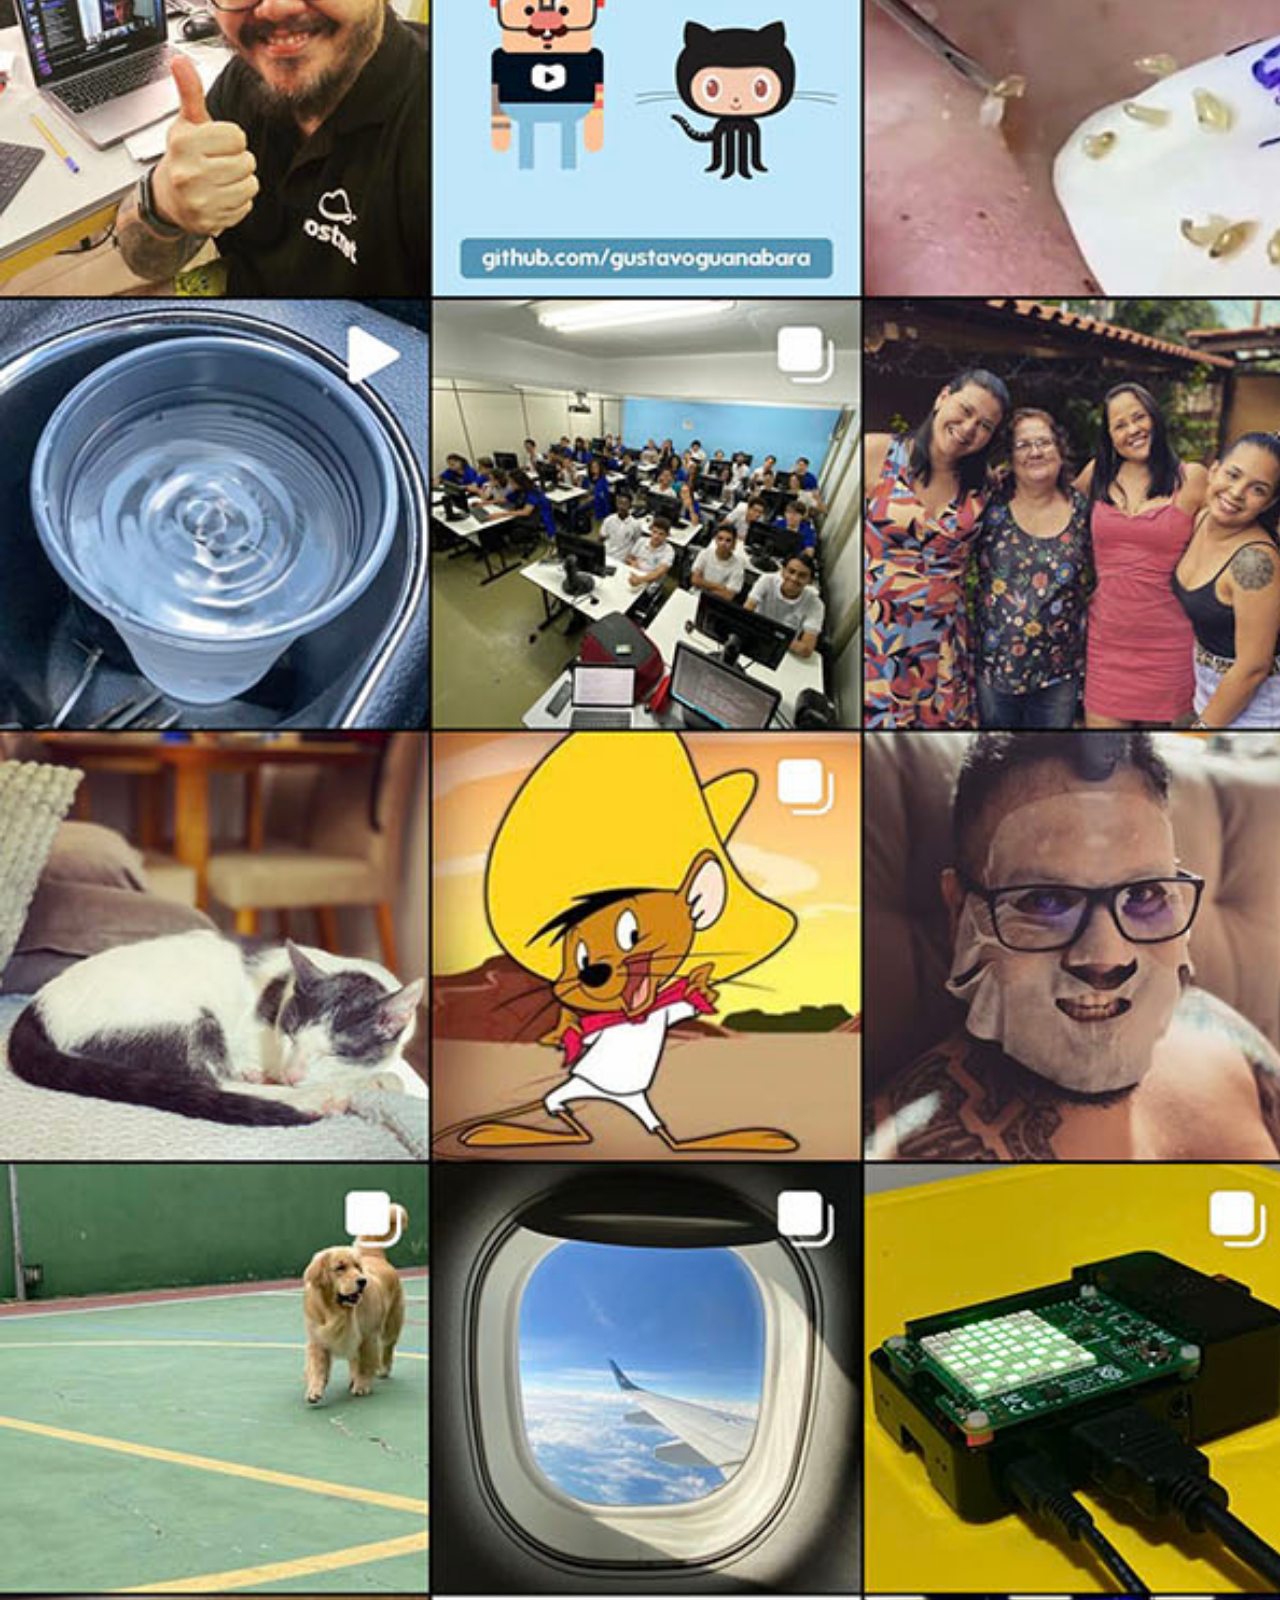
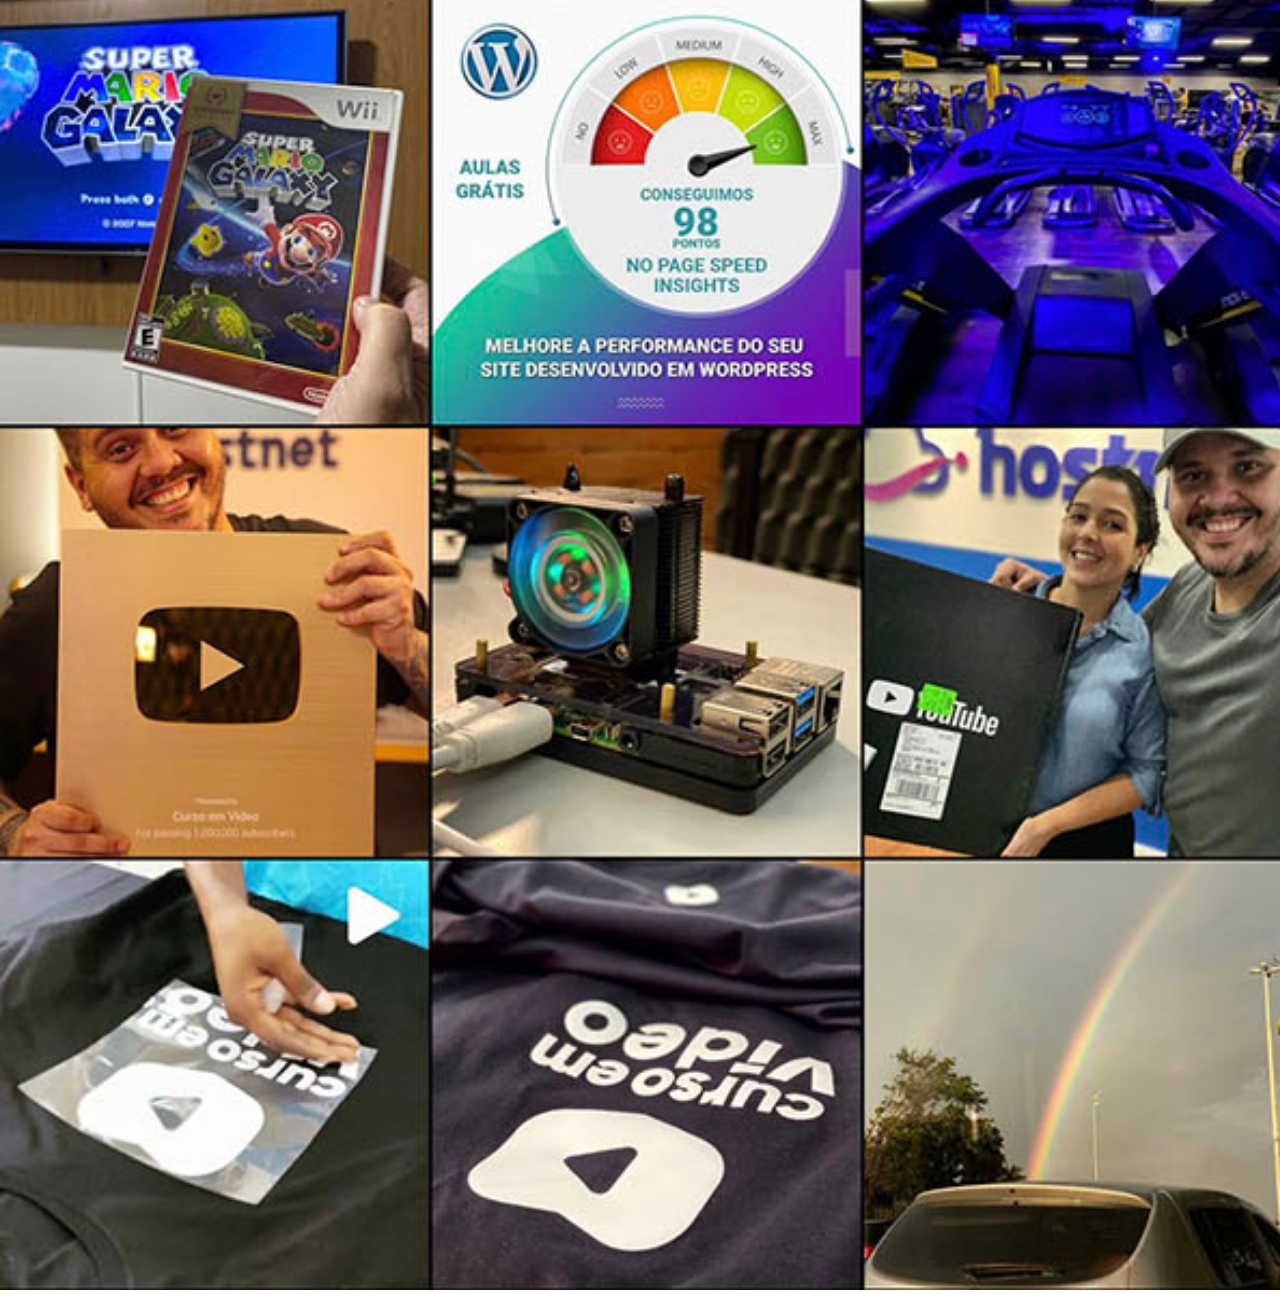
<file: instagram.html>
<!DOCTYPE html>
<html lang="en">
<head>
    <meta charset="UTF-8">
    <meta http-equiv="X-UA-Compatible" content="IE=edge">
    <meta name="viewport" content="width=device-width, initial-scale=1.0">
    <title>Document</title>
    <link rel="stylesheet" href="social.css">
</head>
<body>
    <img src="imagens/tela-instagram.jpg" alt="Instagram">
    
</body>
</html>
</file>
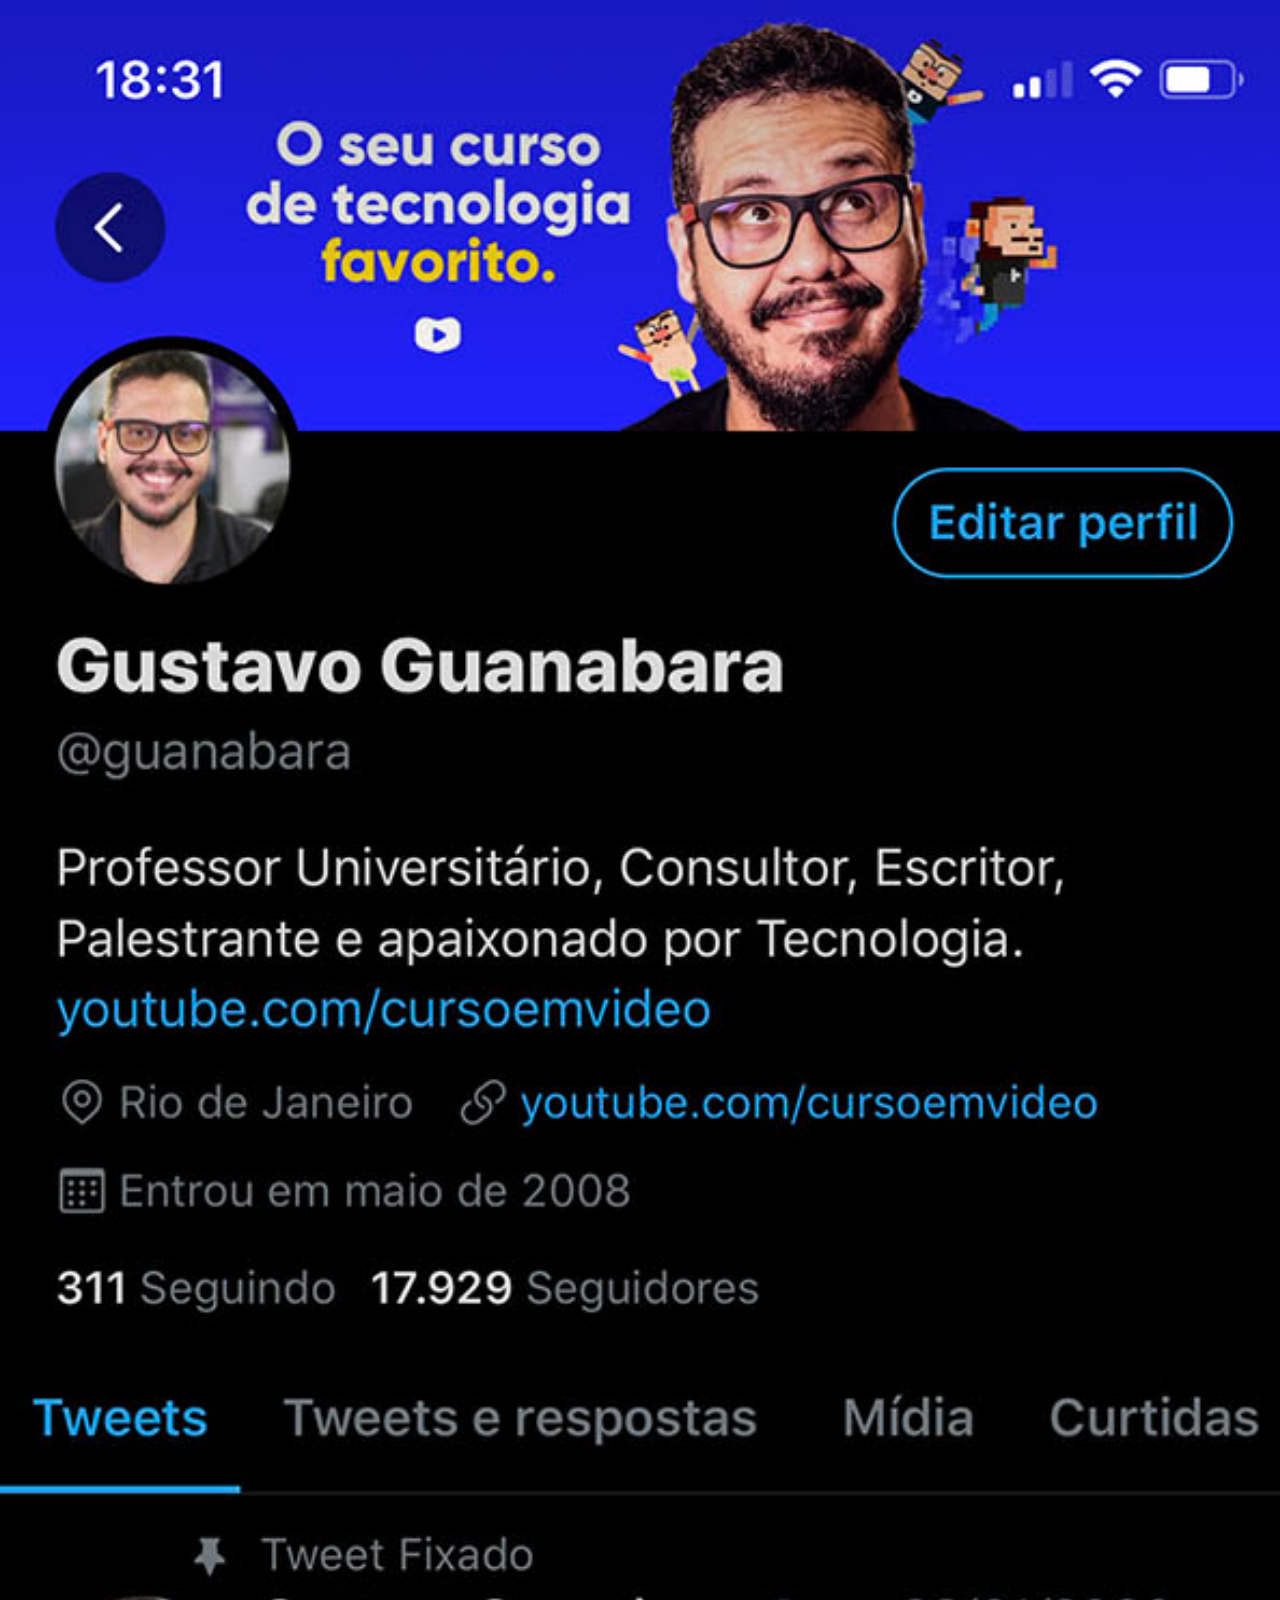
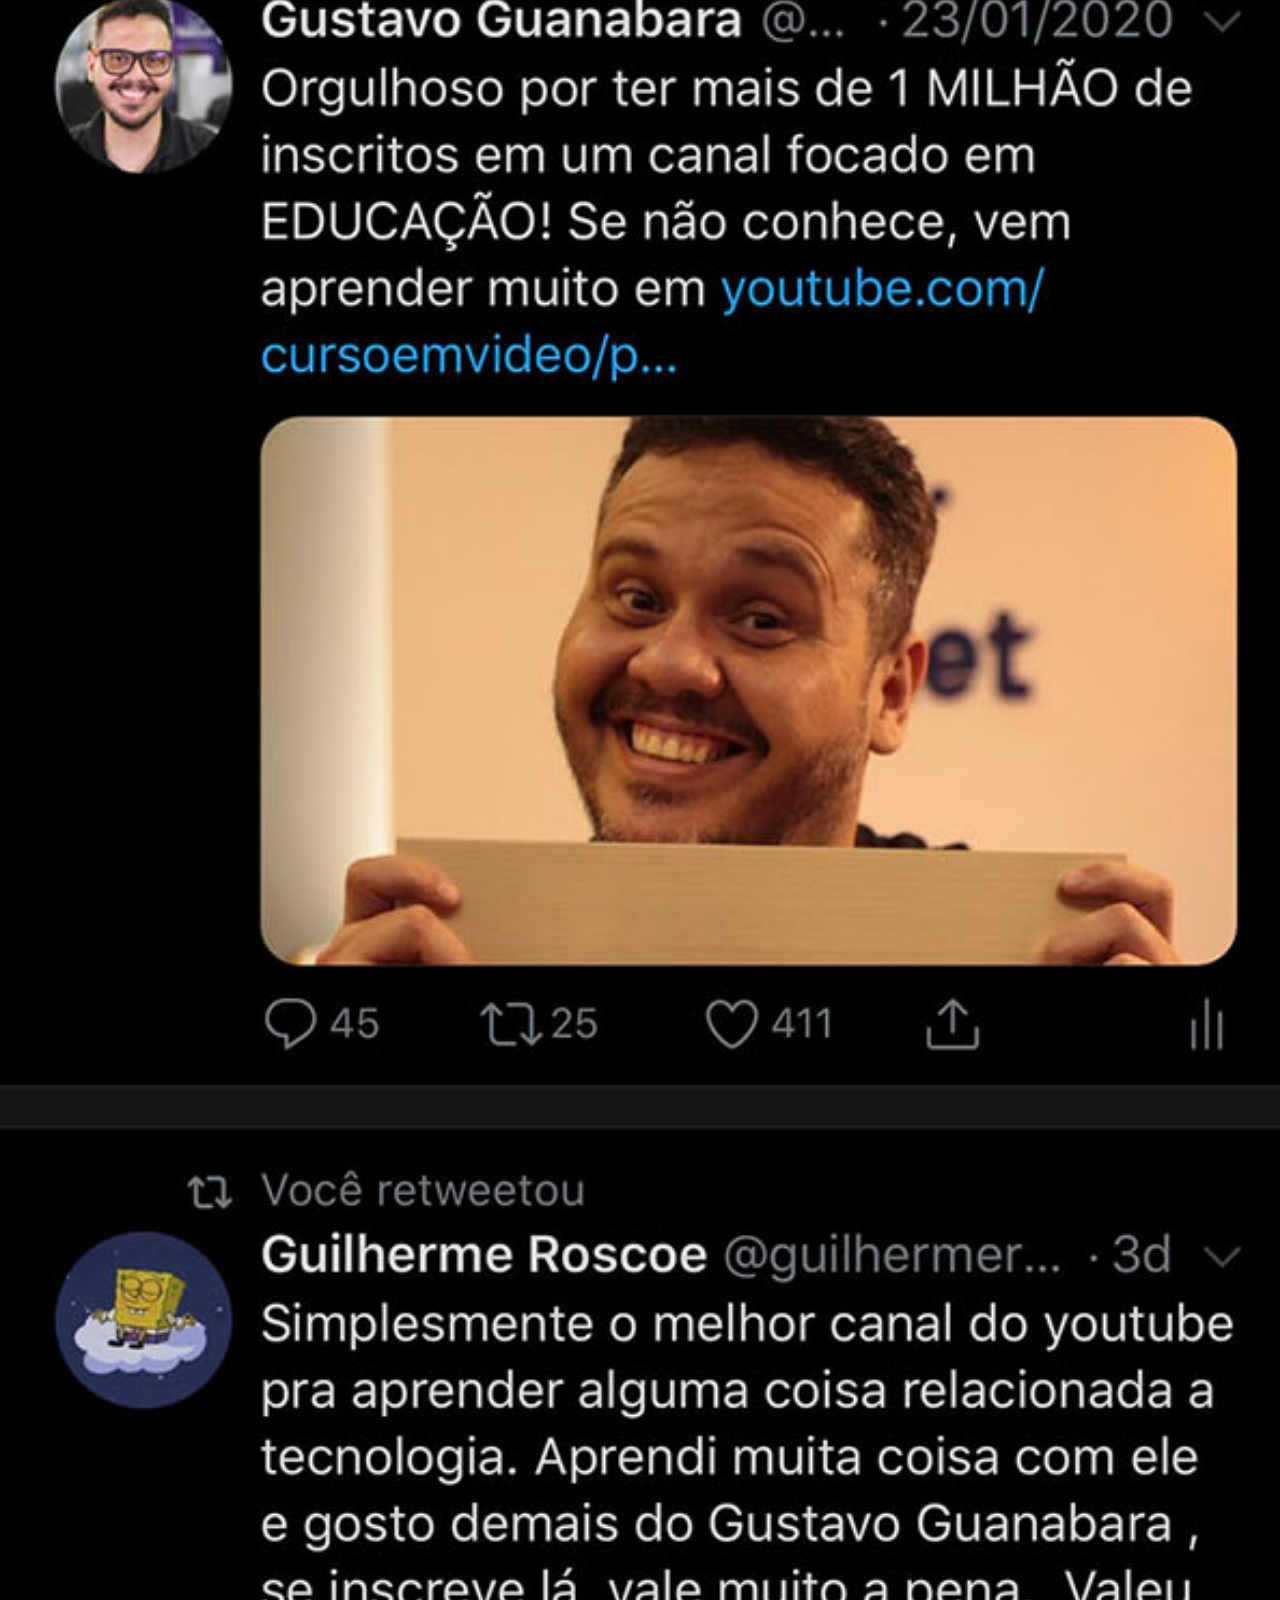
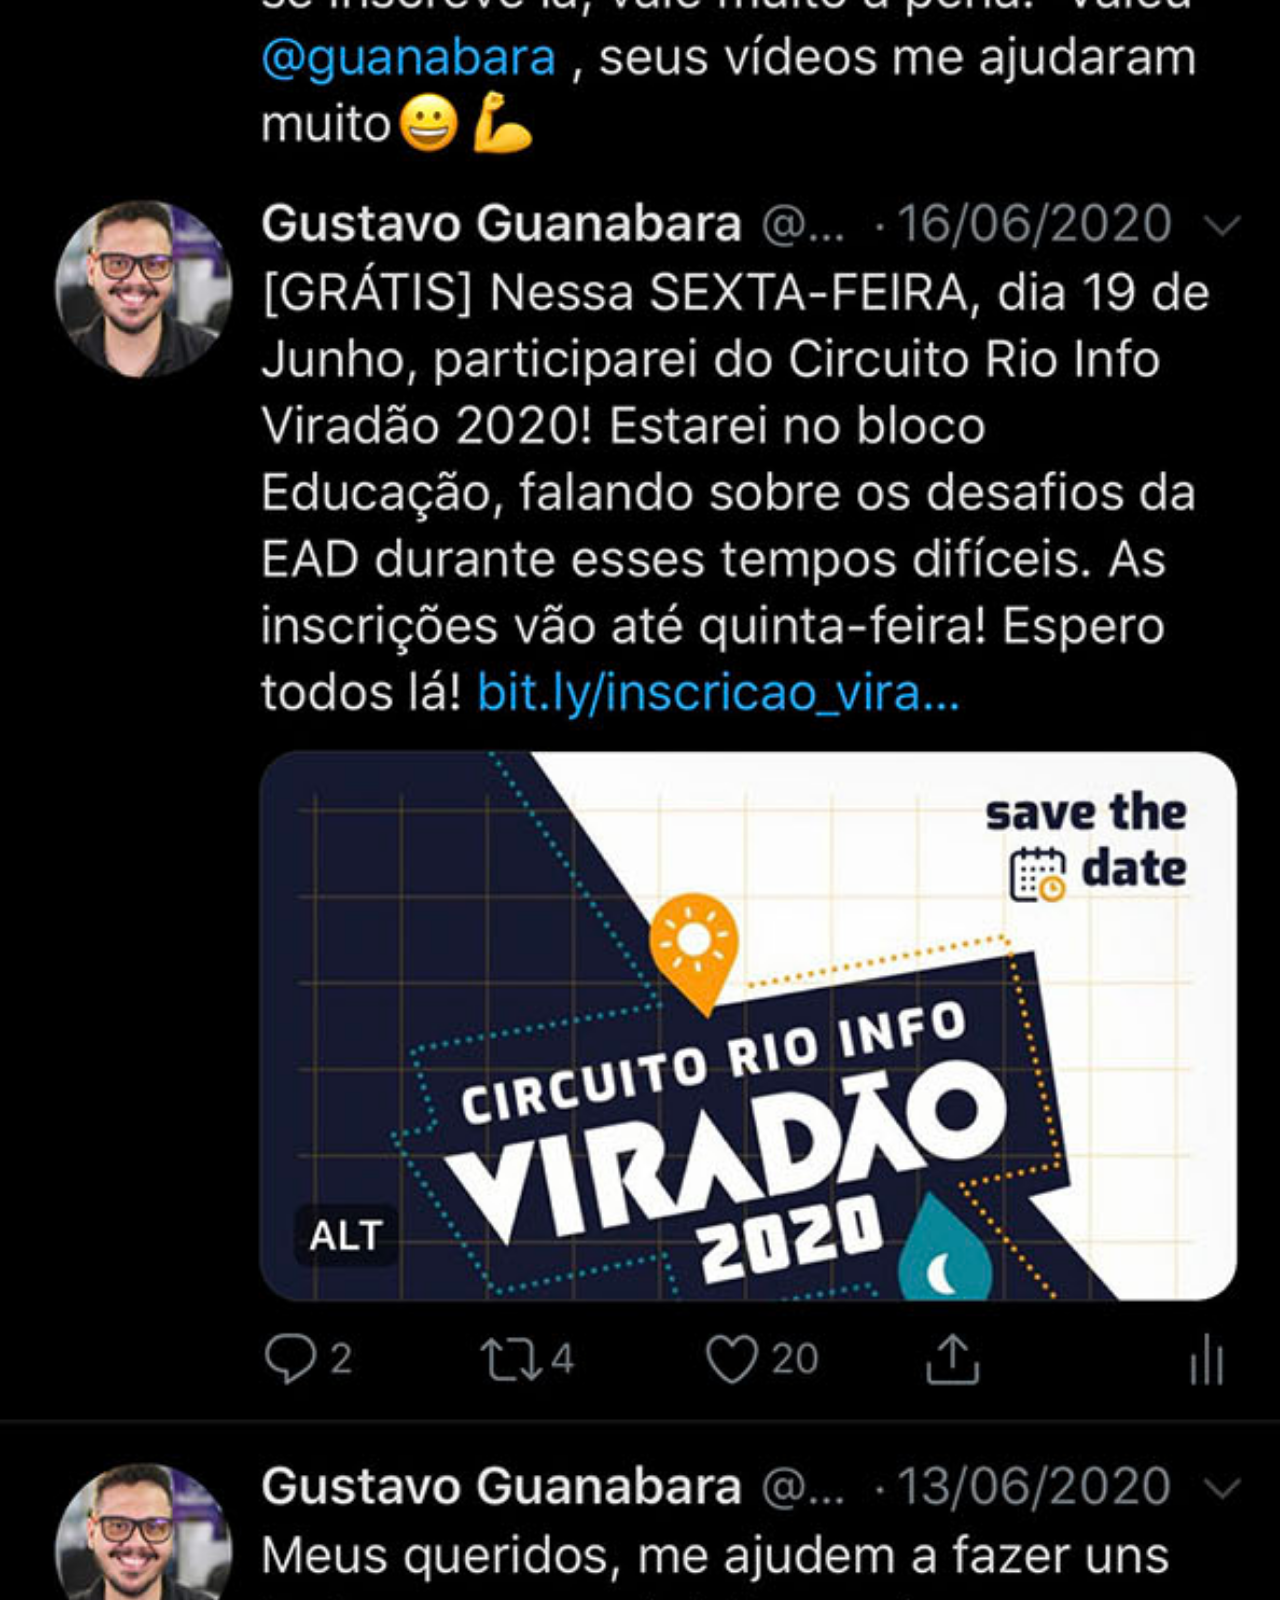
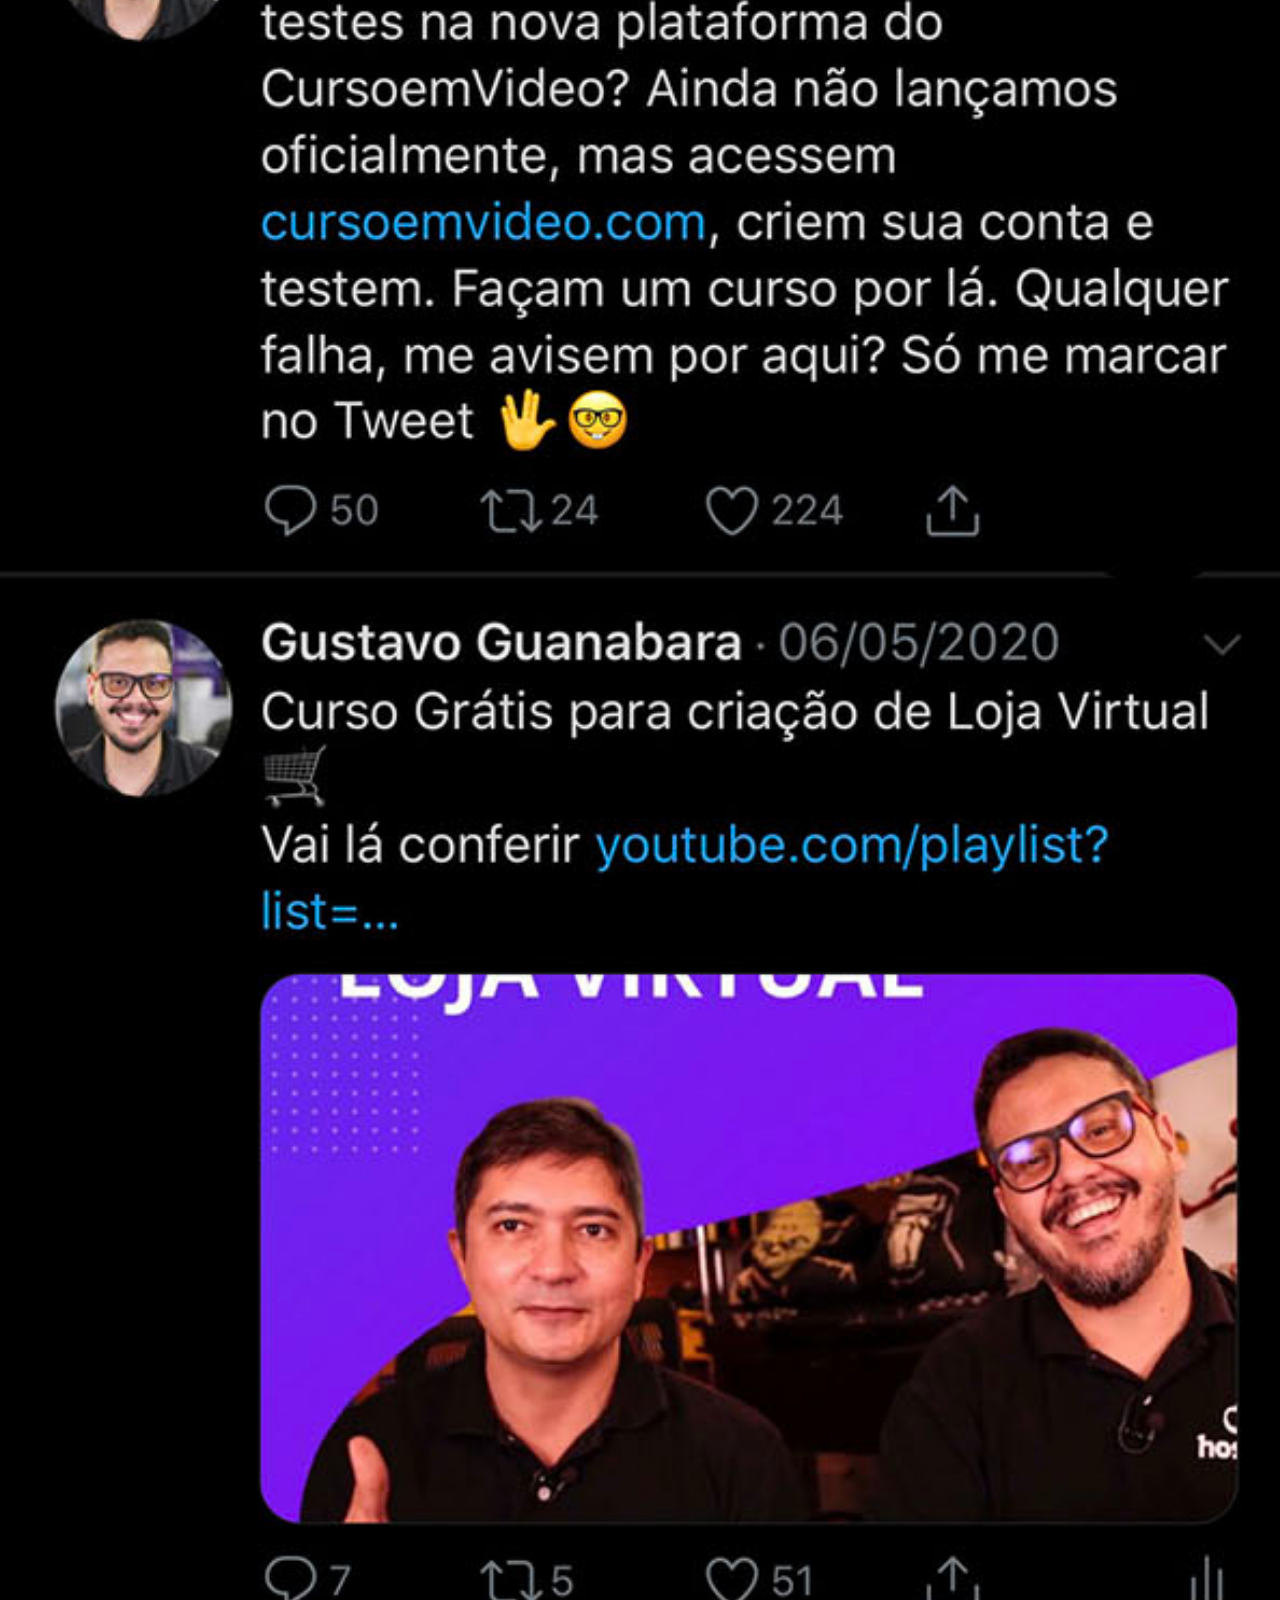
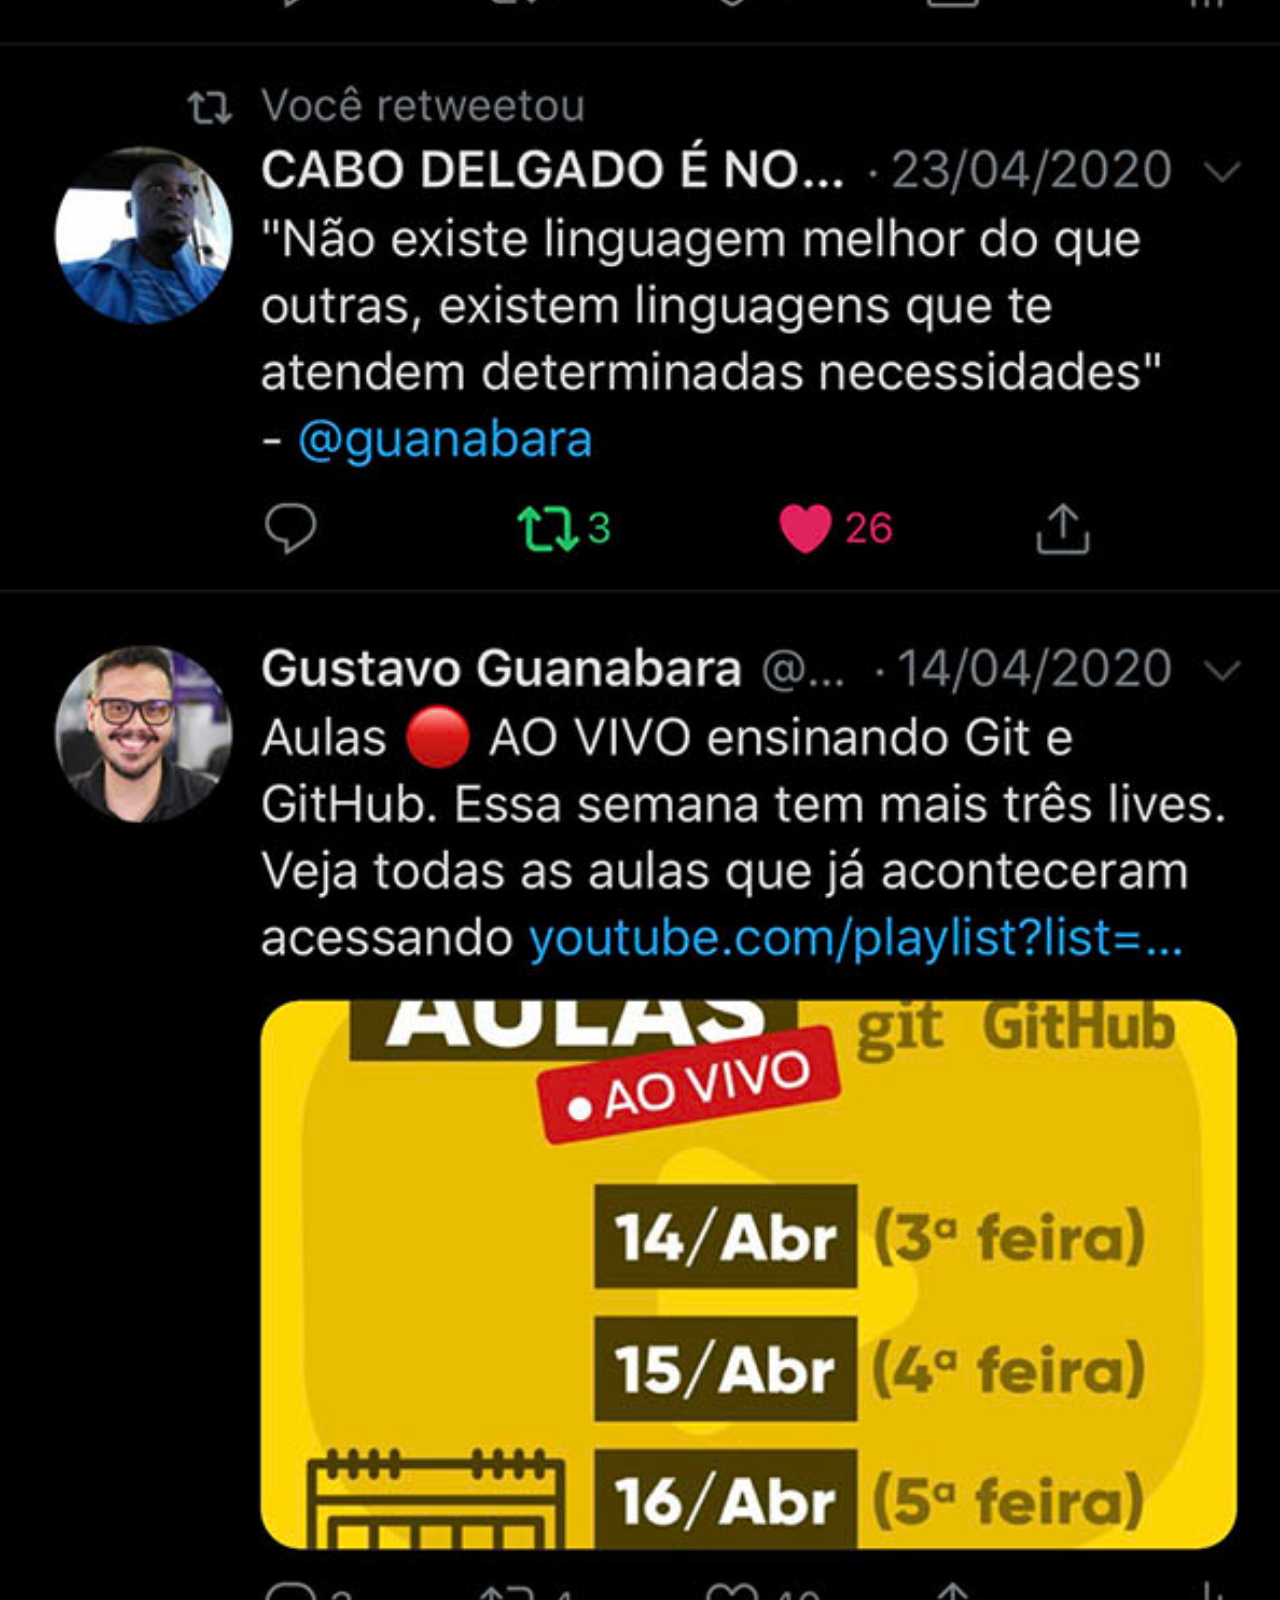
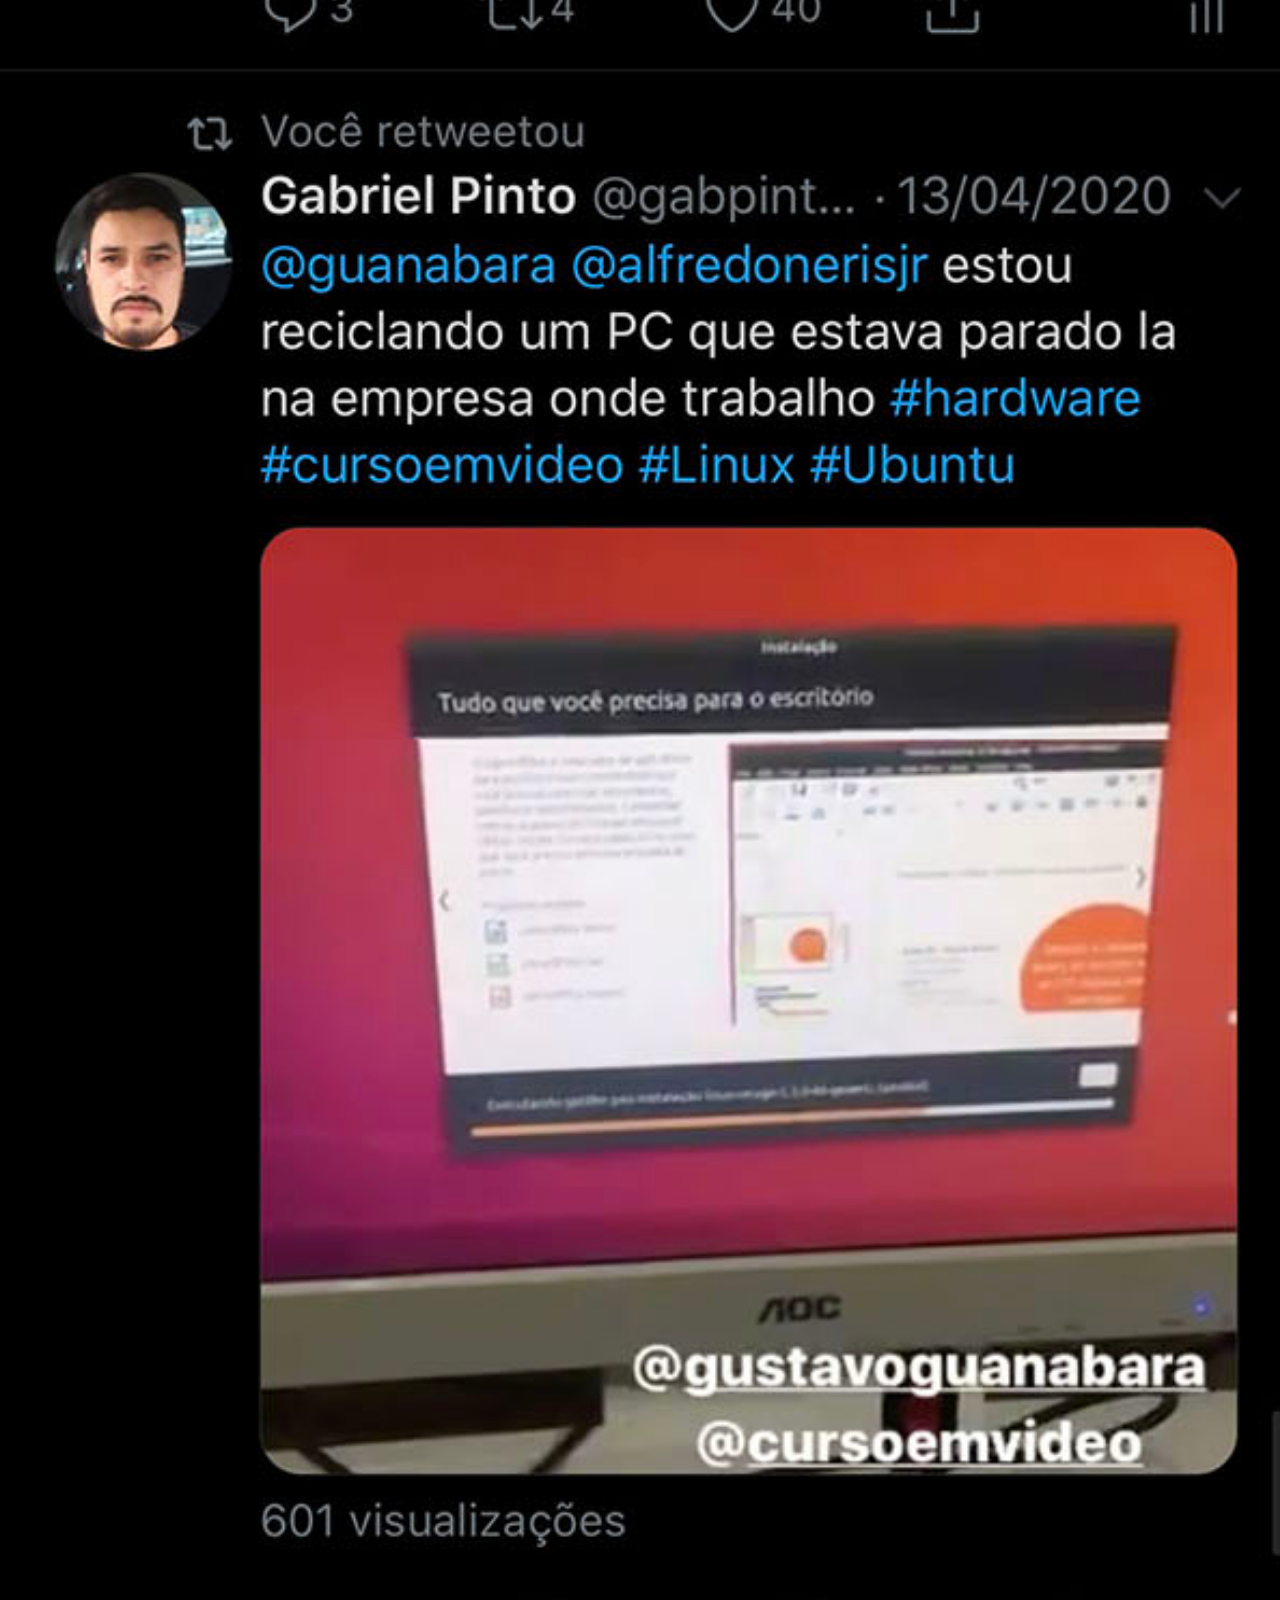
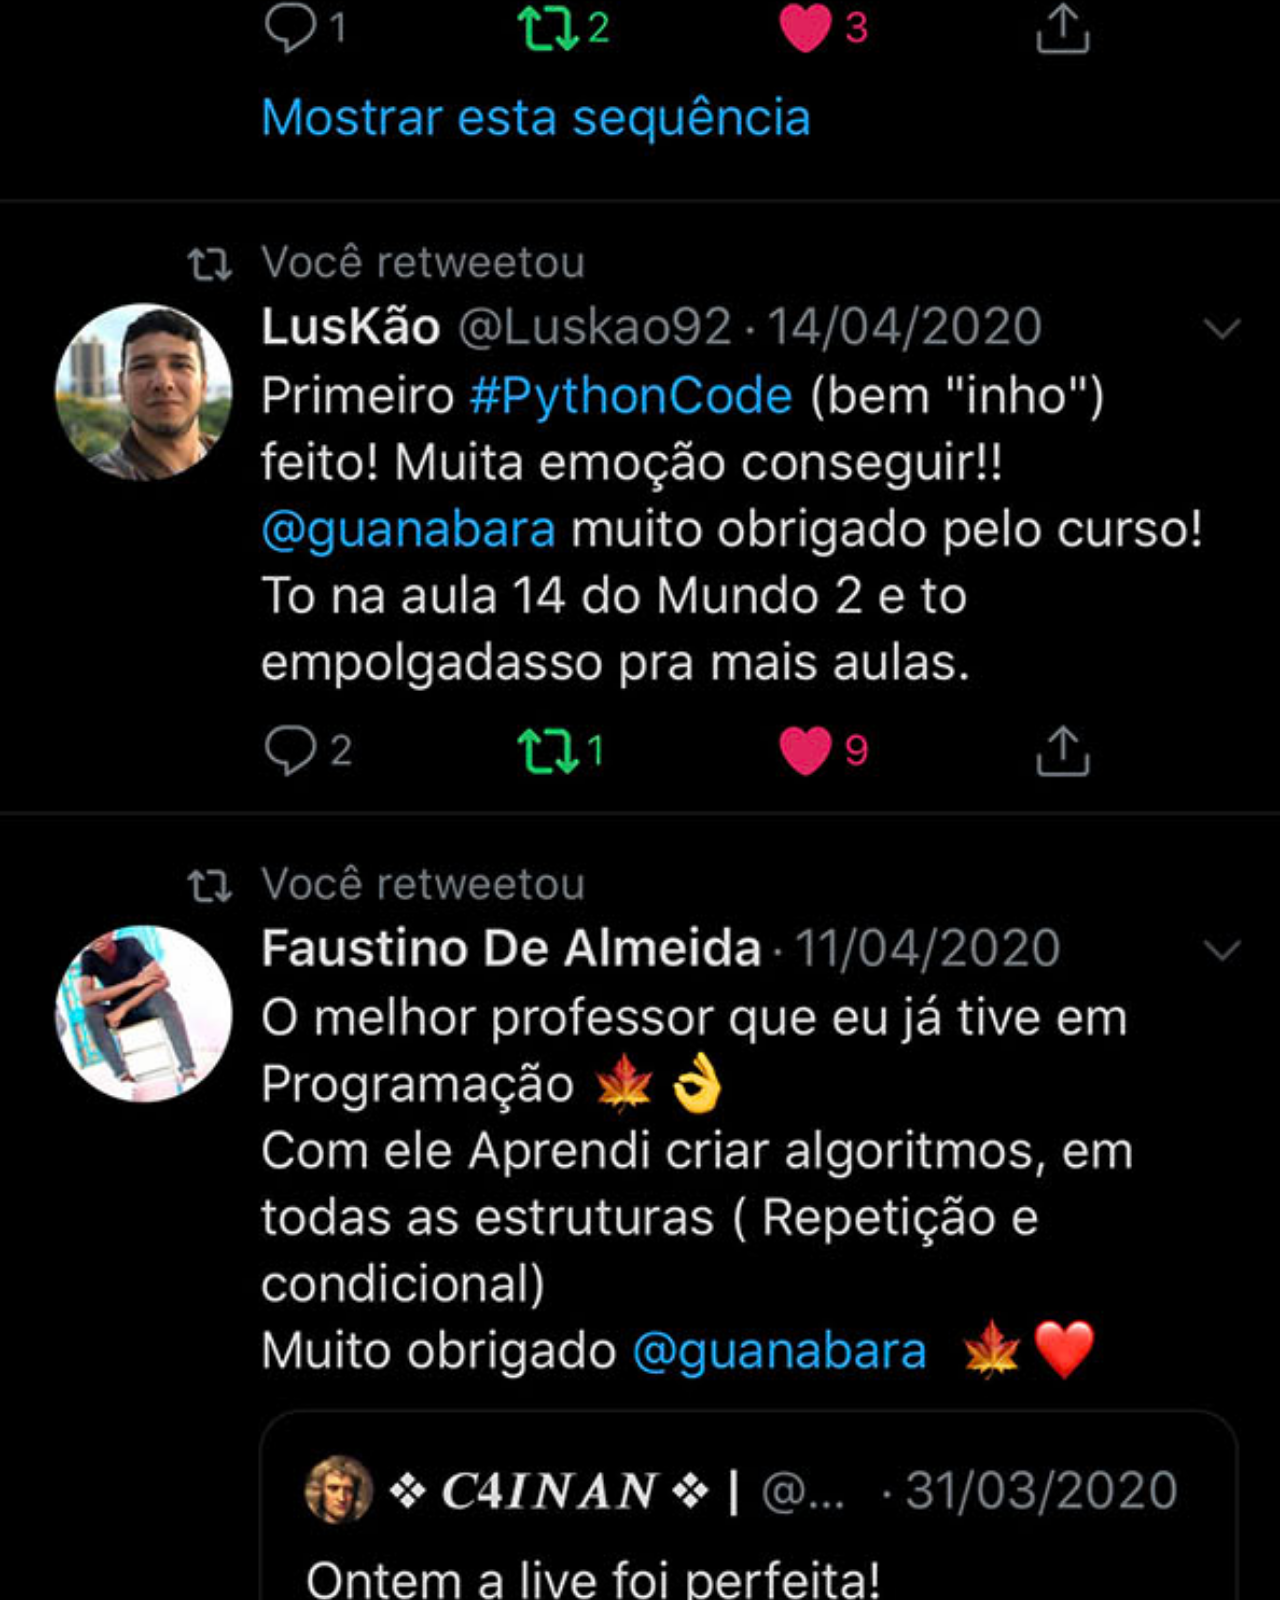
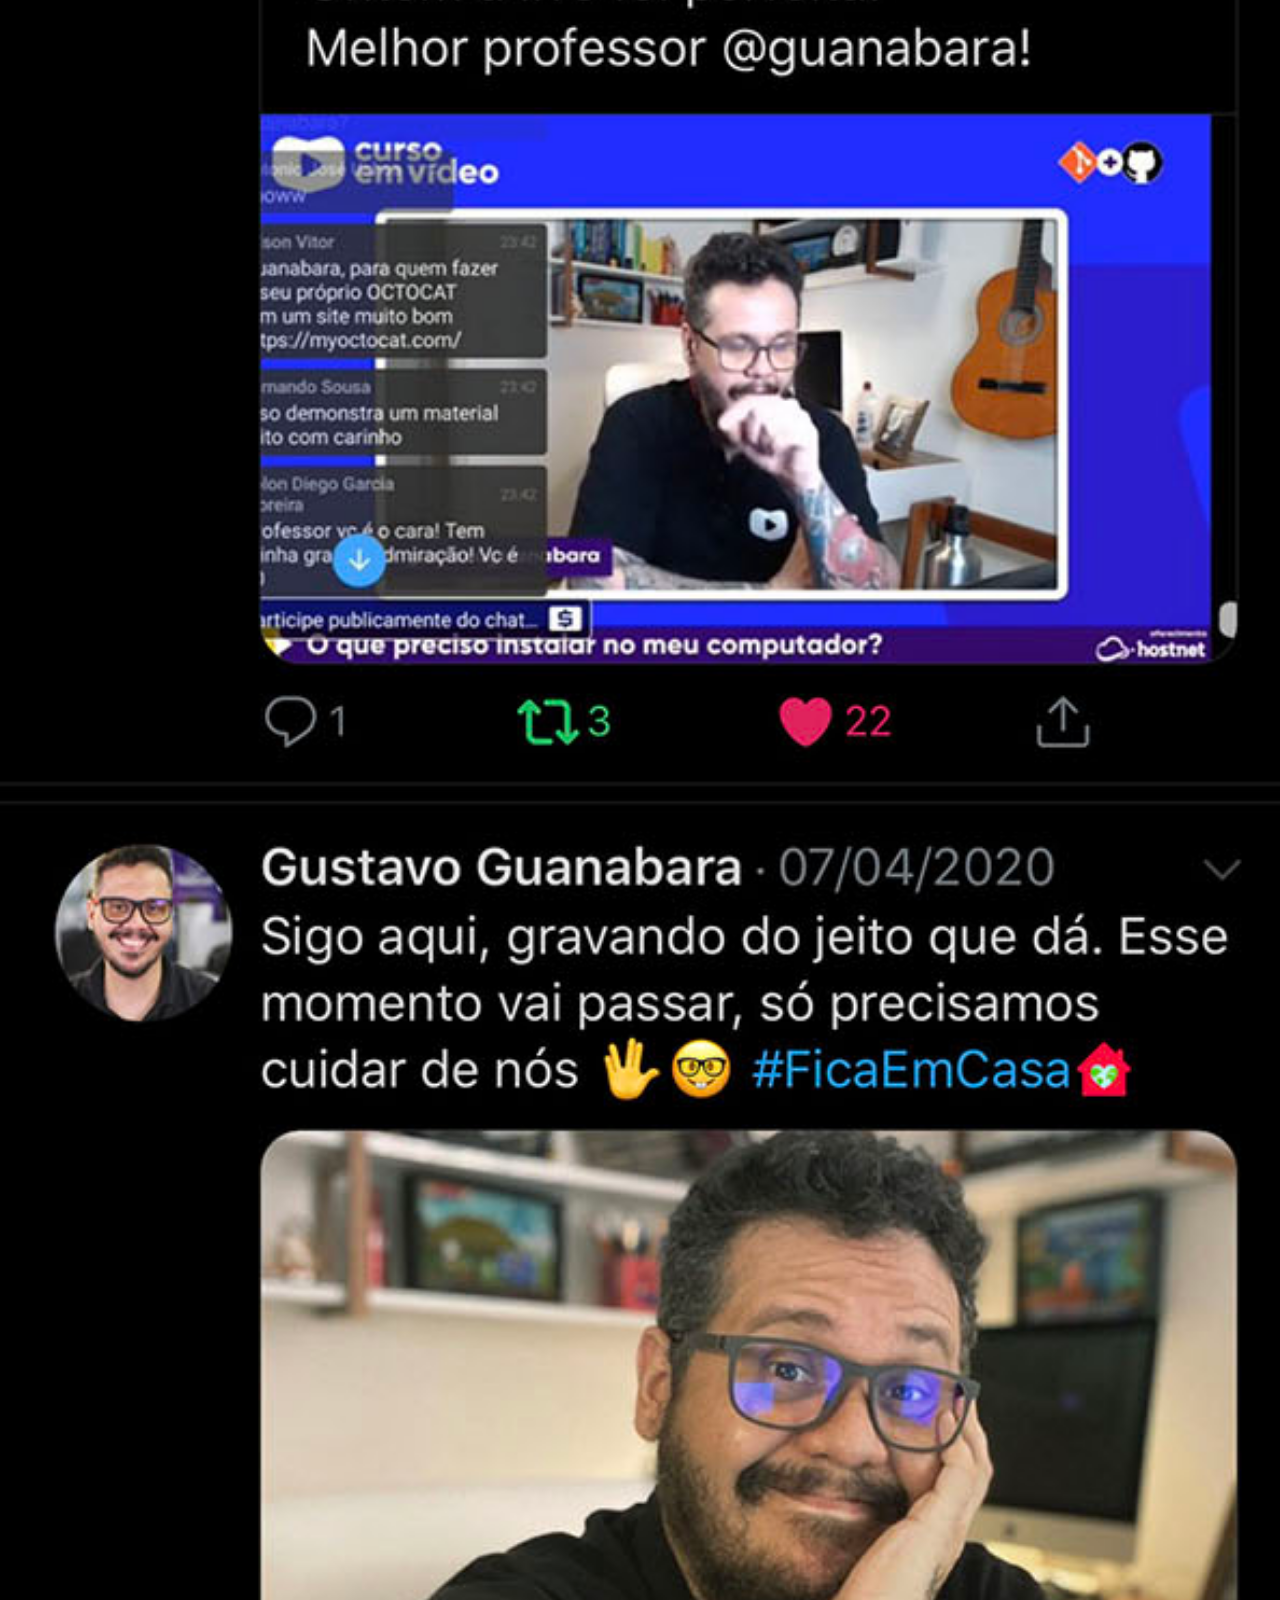
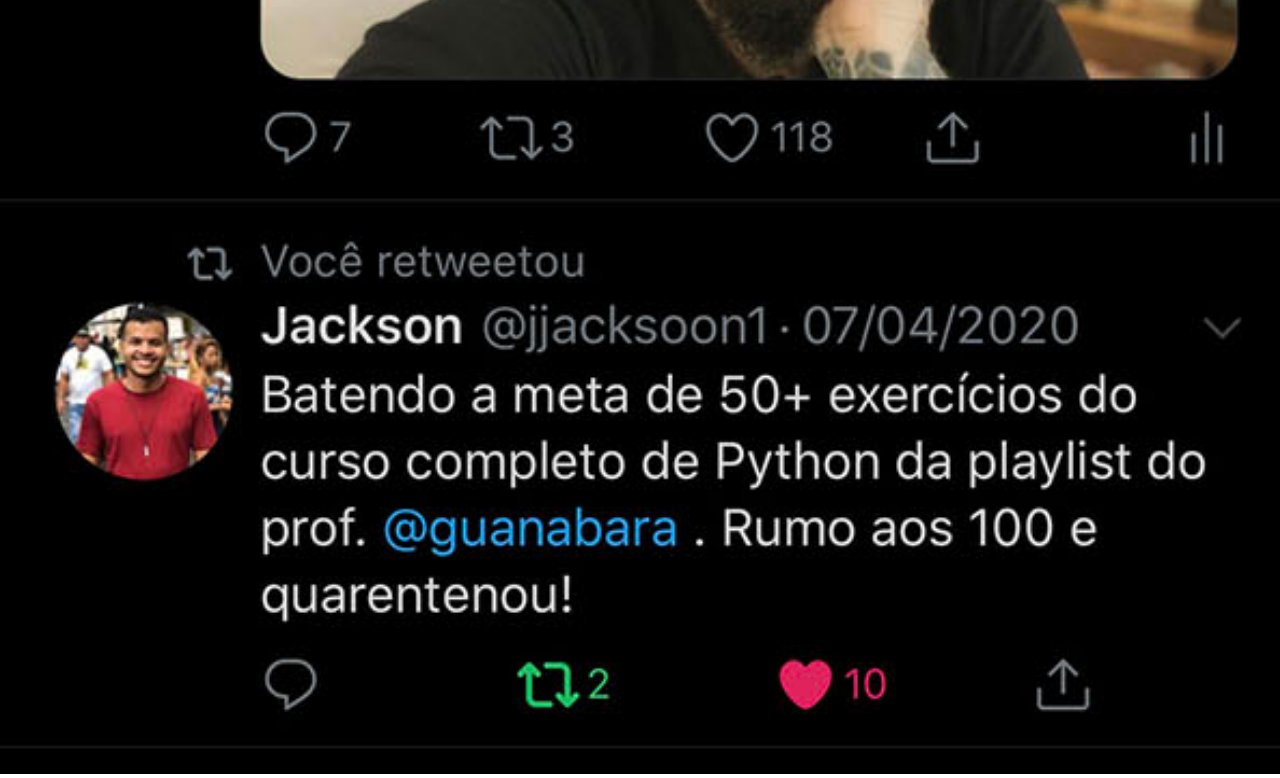
<file: twitter.html>
<!DOCTYPE html>
<html lang="en">
<head>
    <meta charset="UTF-8">
    <meta http-equiv="X-UA-Compatible" content="IE=edge">
    <meta name="viewport" content="width=device-width, initial-scale=1.0">
    <title>Document</title>
    <link rel="stylesheet" href="social.css">
</head>
<body>
    <img src="imagens/tela-twitter.jpg" alt="Twiiter">
    
</body>
</html>
</file>
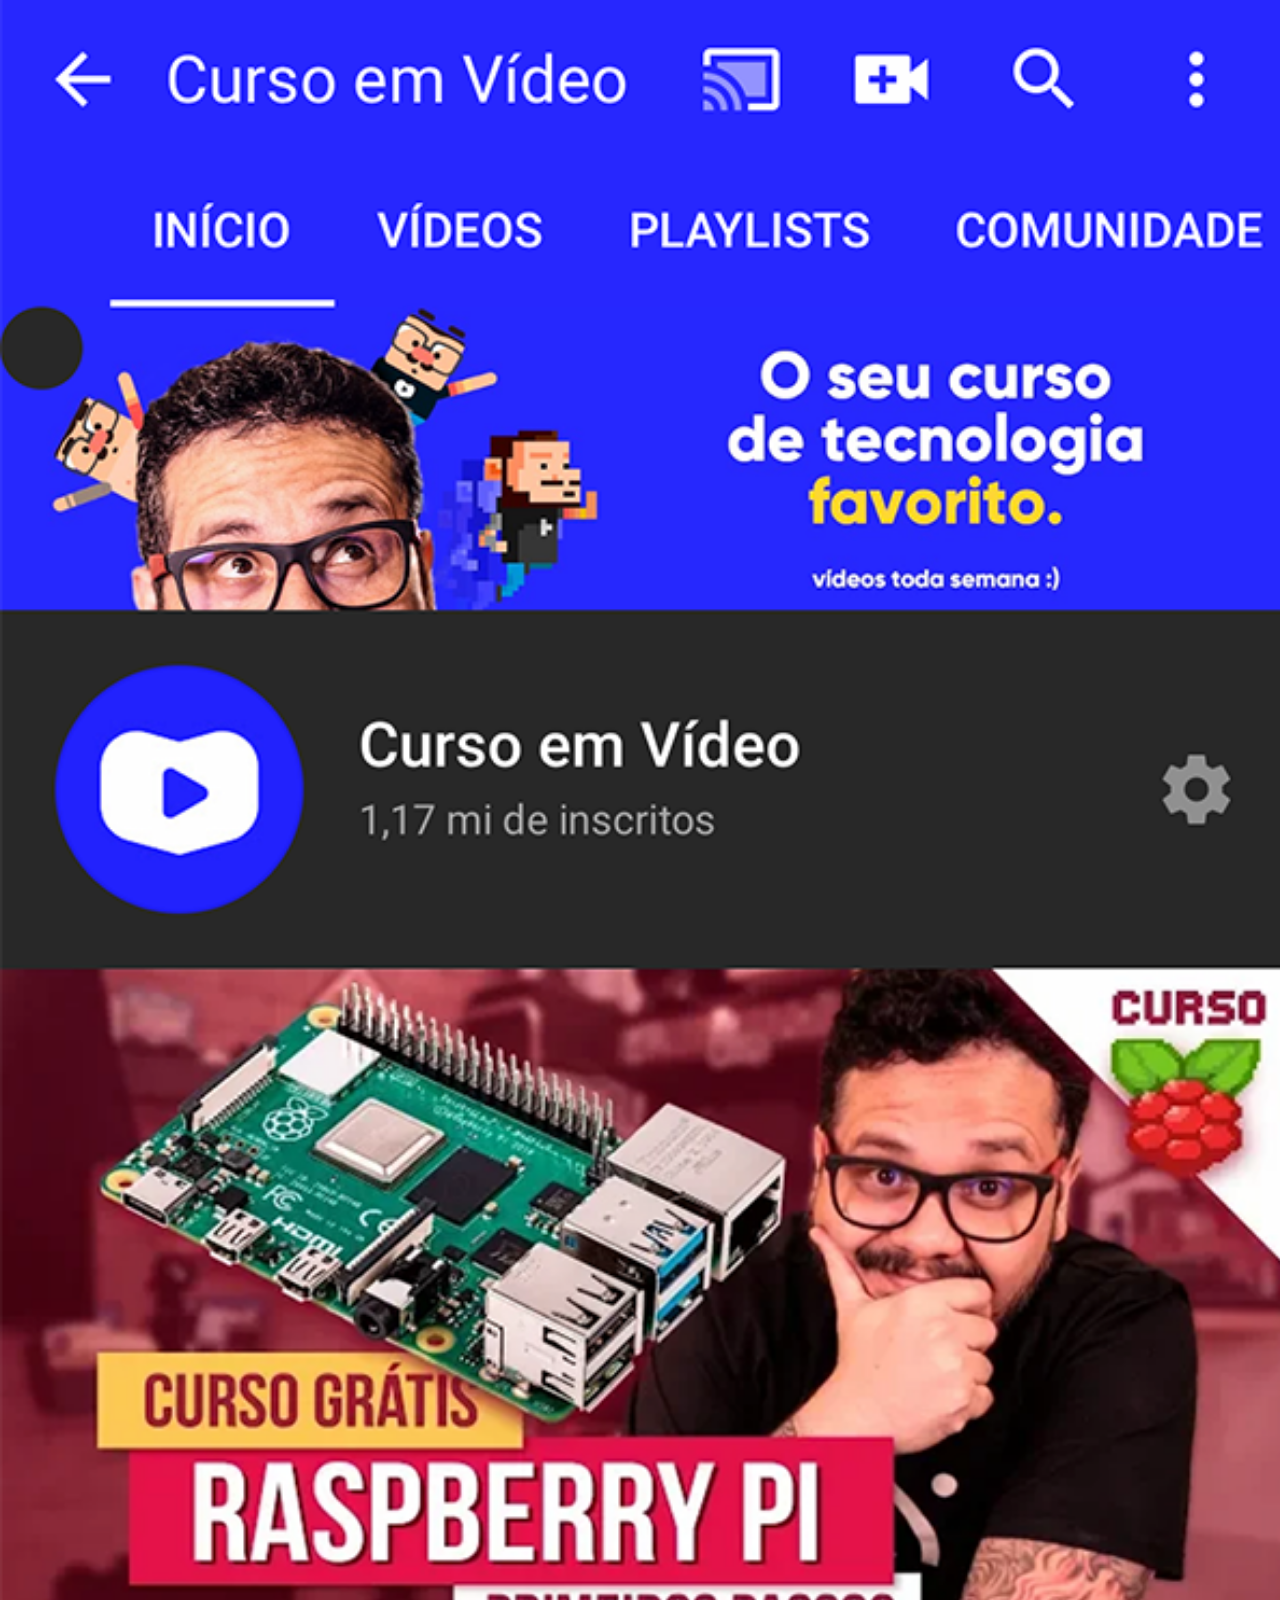
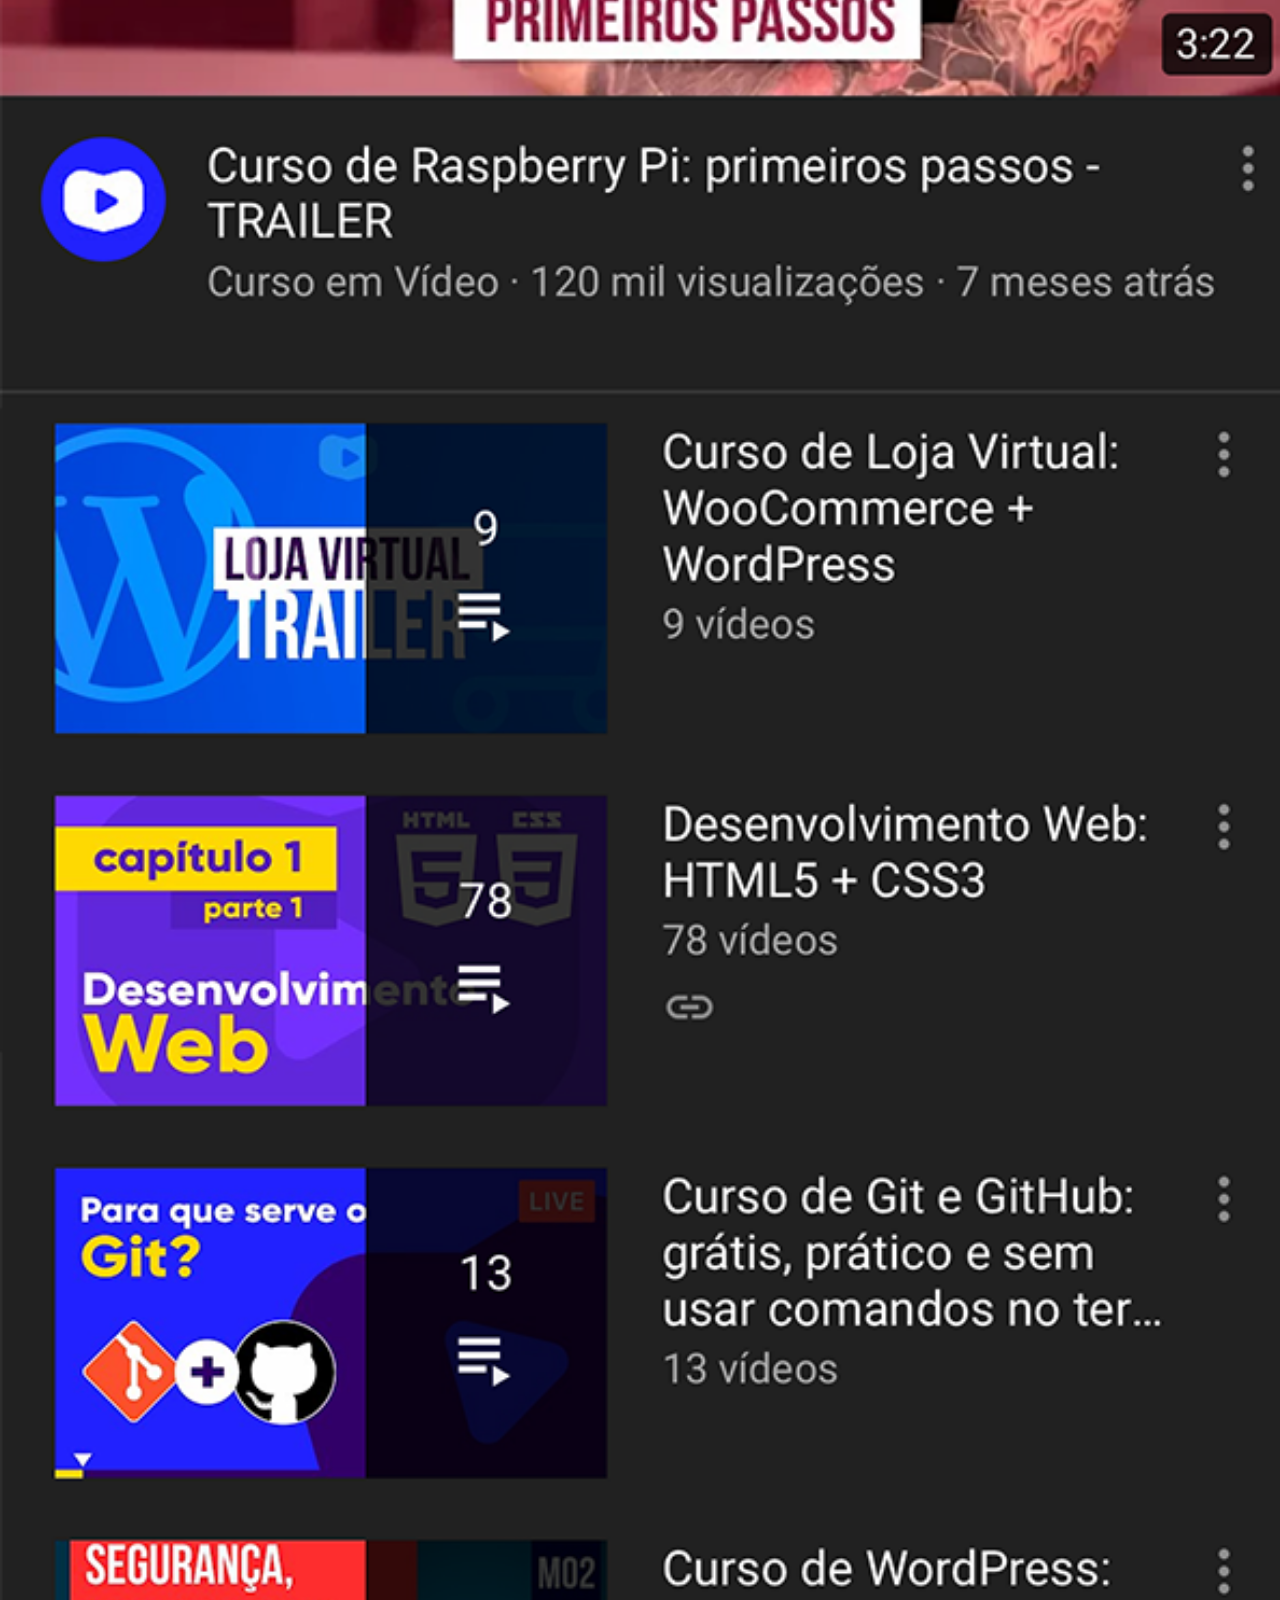
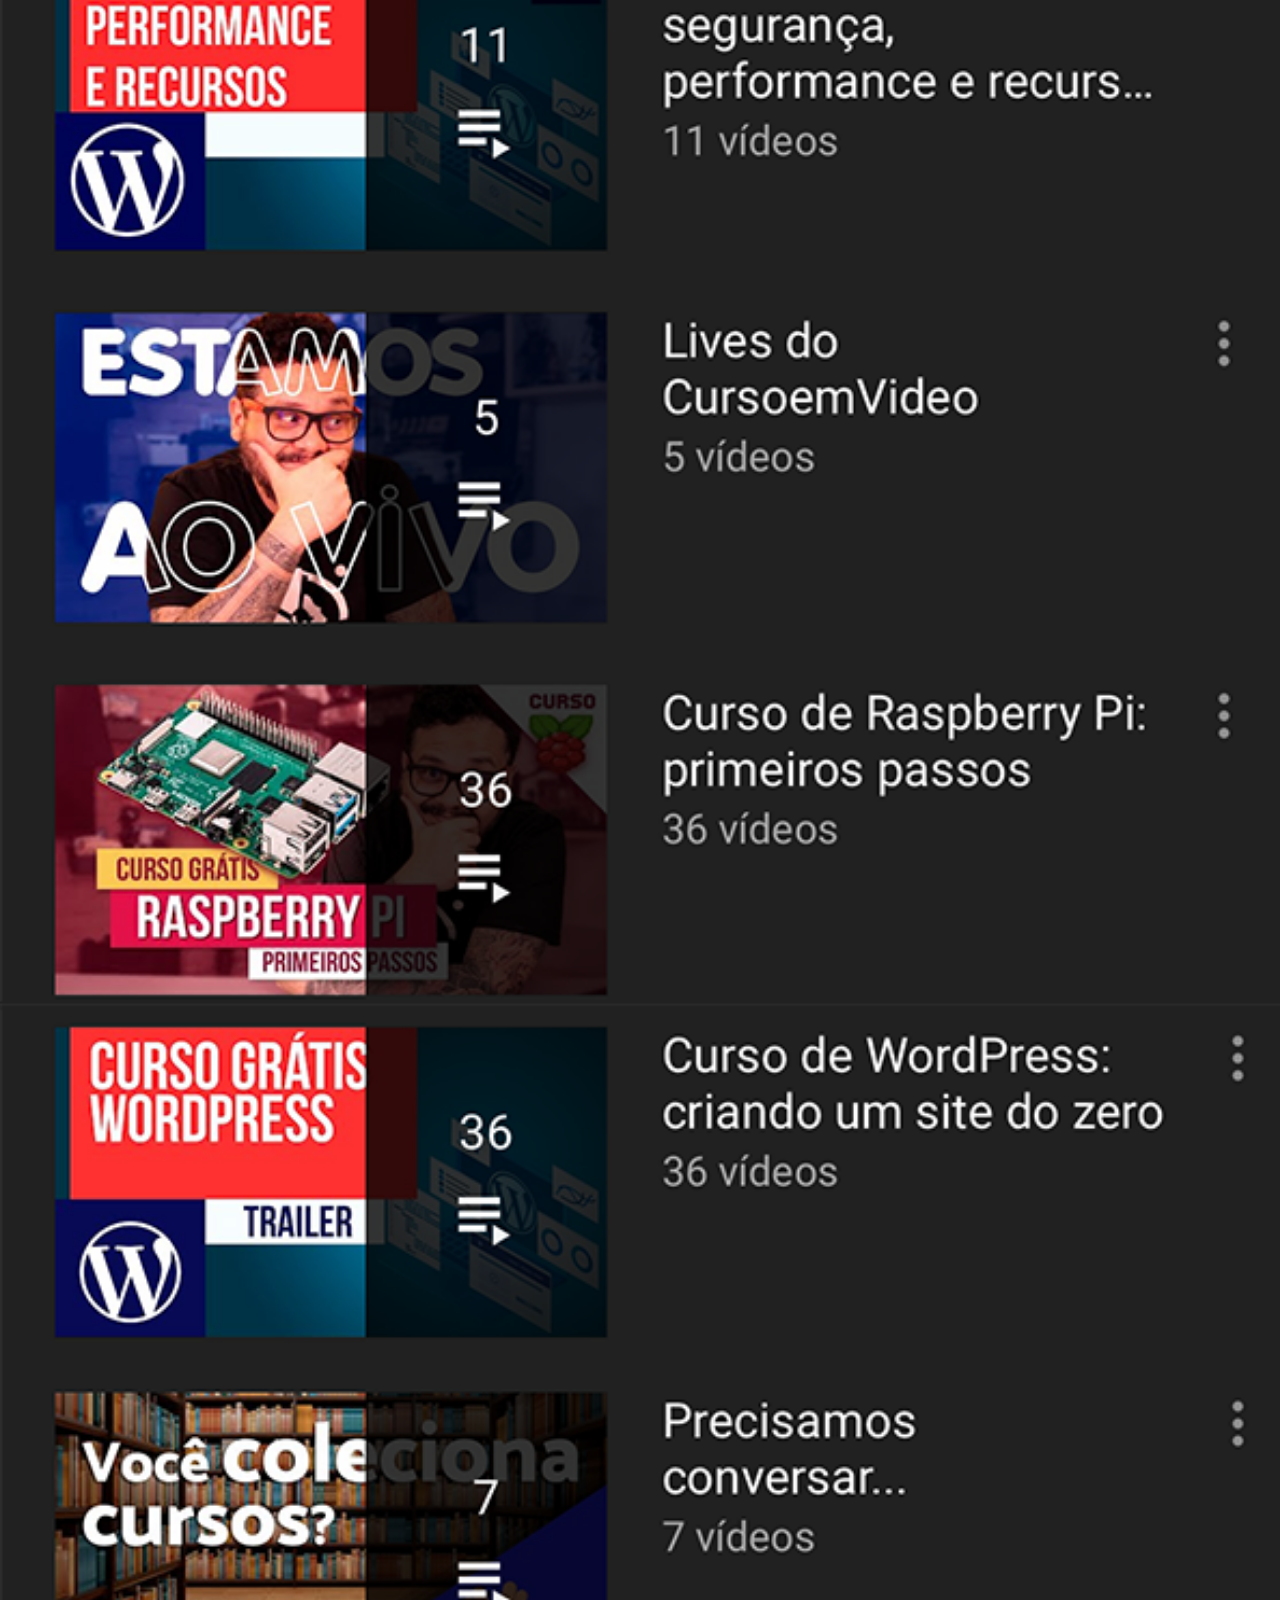
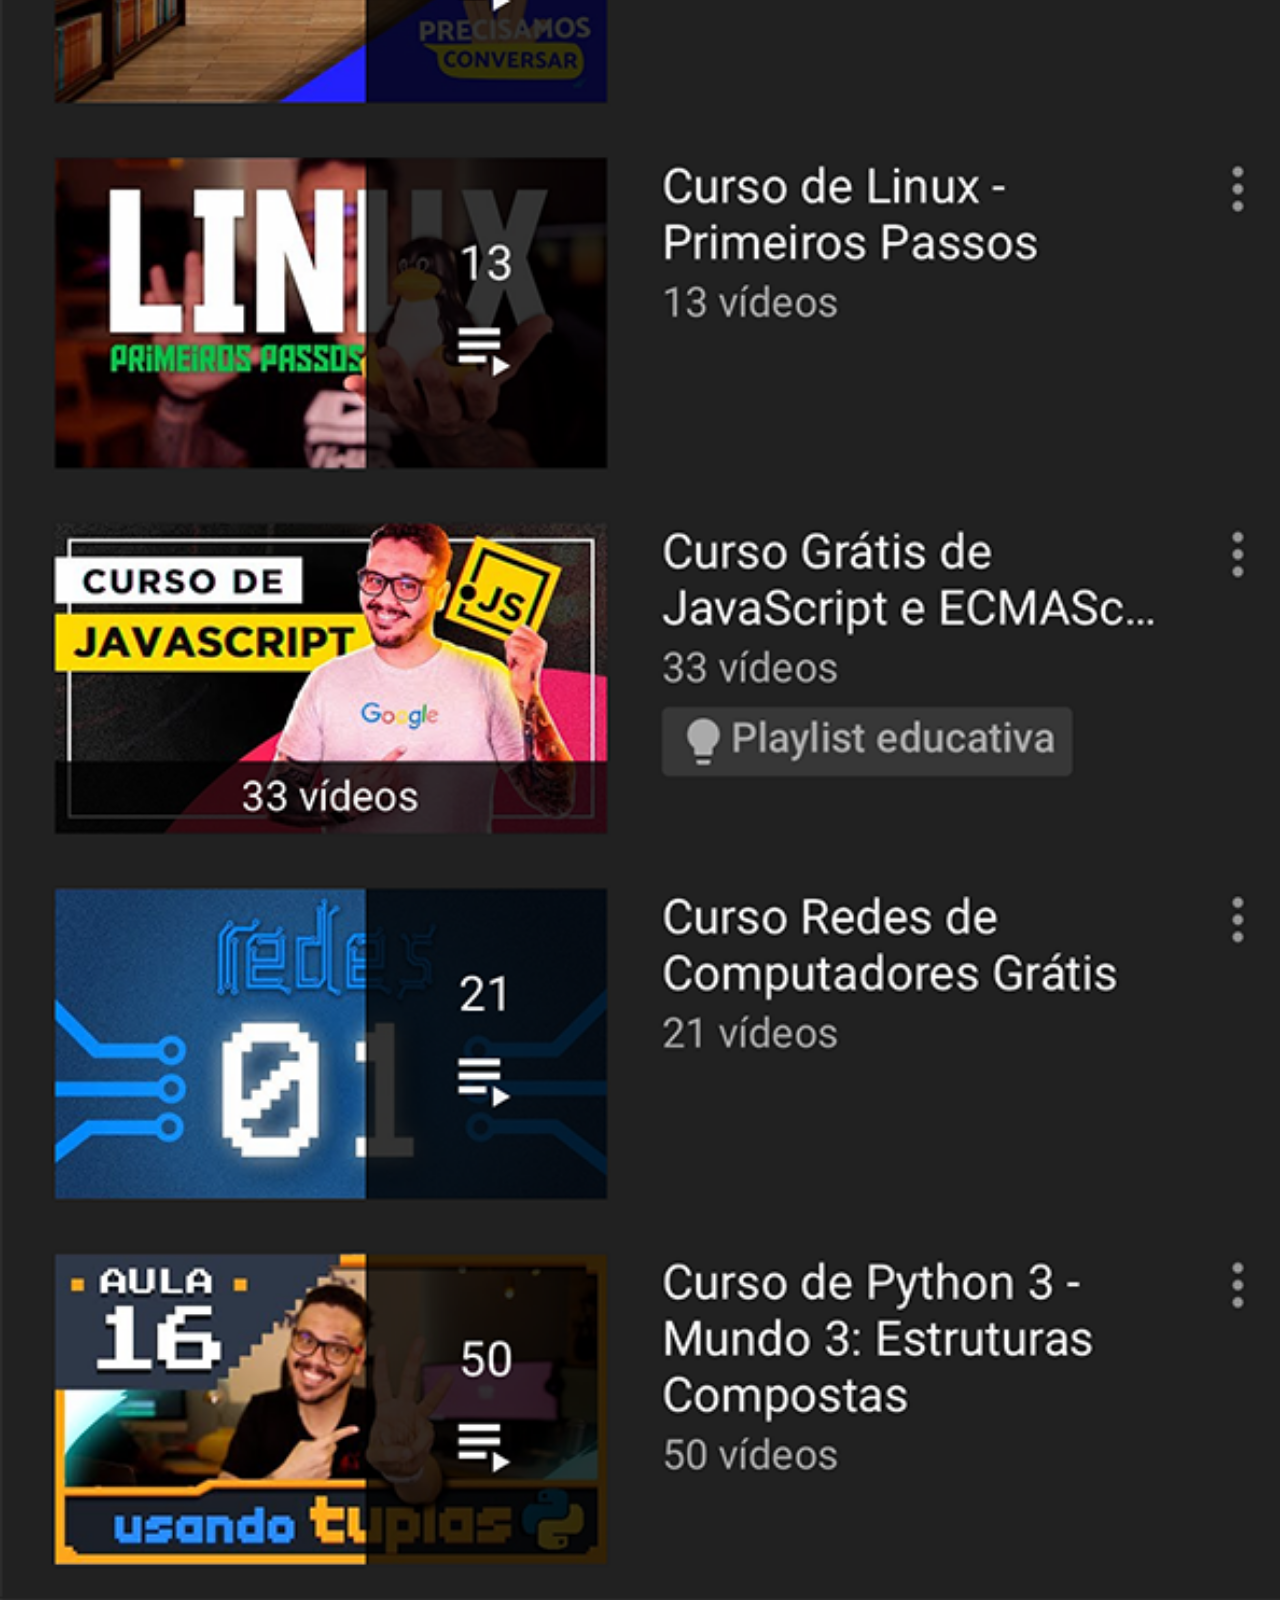
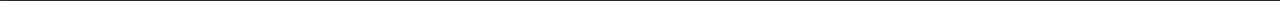
<file: youtube.html>
<!DOCTYPE html>
<html lang="en">
<head>
    <meta charset="UTF-8">
    <meta http-equiv="X-UA-Compatible" content="IE=edge">
    <meta name="viewport" content="width=device-width, initial-scale=1.0">
    <title>Document</title>
    <link rel="stylesheet" href="social.css">
</head>
<body>
    <img src="imagens/tela-youtube.png" alt="Youtube">
    
</body>
</html>
</file>
<file: style.css>
@charset "UTF-8";
@import url('https://fonts.googleapis.com/css2?family=Poppins:wght@200;300;400;500&display=swap');
:root 
{
    --font: 'Poppins', sans-serif;
}
*
{
    margin: 0px;
    padding: 0px;
    font-family: var(--font);
}

html, body
{
    height: 100vh;
    width: 100vw;
    background-color: #0e0a0a;
}
body 
{
    background-image: linear-gradient(to bottom, #0e0a0a 20% , #fffcfc);
}
main
{ 
    
    height: 100vh;
    position: relative;

}
#celular 
{
    position: absolute;
    height: 627px;
    width: 311px;
    top: 50%;
    left: 50%;
    transform: translate(-50%, -50%);
    background: url(imagens/frame-iphone.png) no-repeat;
}
#tela
{
    position: relative;
    top: 80px;
    left: 22px;
    width: 269px;
    height: 471px;
}
a 
{
    text-decoration: none;
}
#redes-sociais
{
    text-decoration: none;
    text-align: right;
}
#redes-sociais img 
{   

    width: 60px;
    margin: 10px;
    border-radius: 50%;
    box-shadow: 2px 2px 5px #0e0a0a49;
    box-sizing: border-box;

}
#redes-sociais img:hover
{
    
    border: 2px solid #fffcfc;
    transform: translate(-3px, -3px);
    transition: .5s, border 1s;
    box-shadow: 5px 5px 10px #0e0a0a;

}
</file>
<file: social.css>
@charset "UTF-8";
* 
{
    margin: 0px;
    padding: 0px;
}
::-webkit-scrollbar
{
    width: 0px;
    height: 0px;
}
img
{
    width: 101vw;
}
</file>
